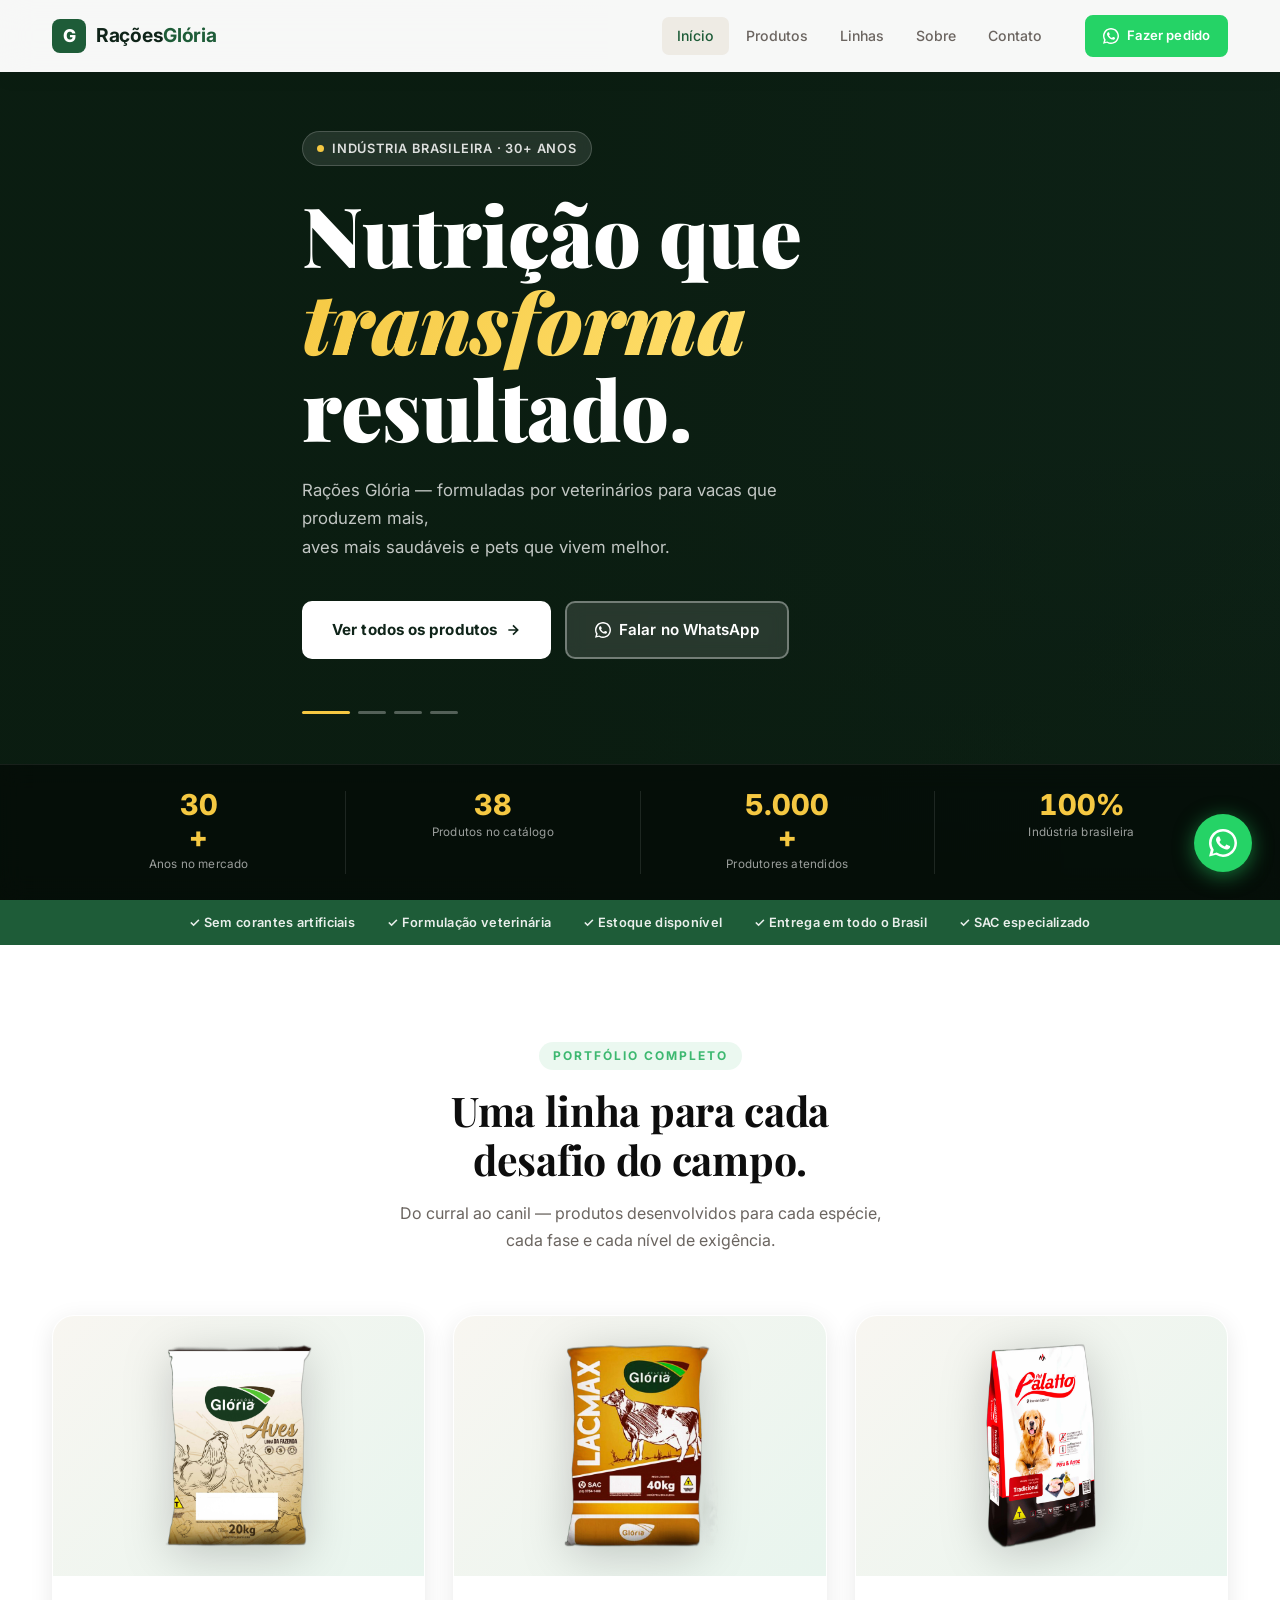
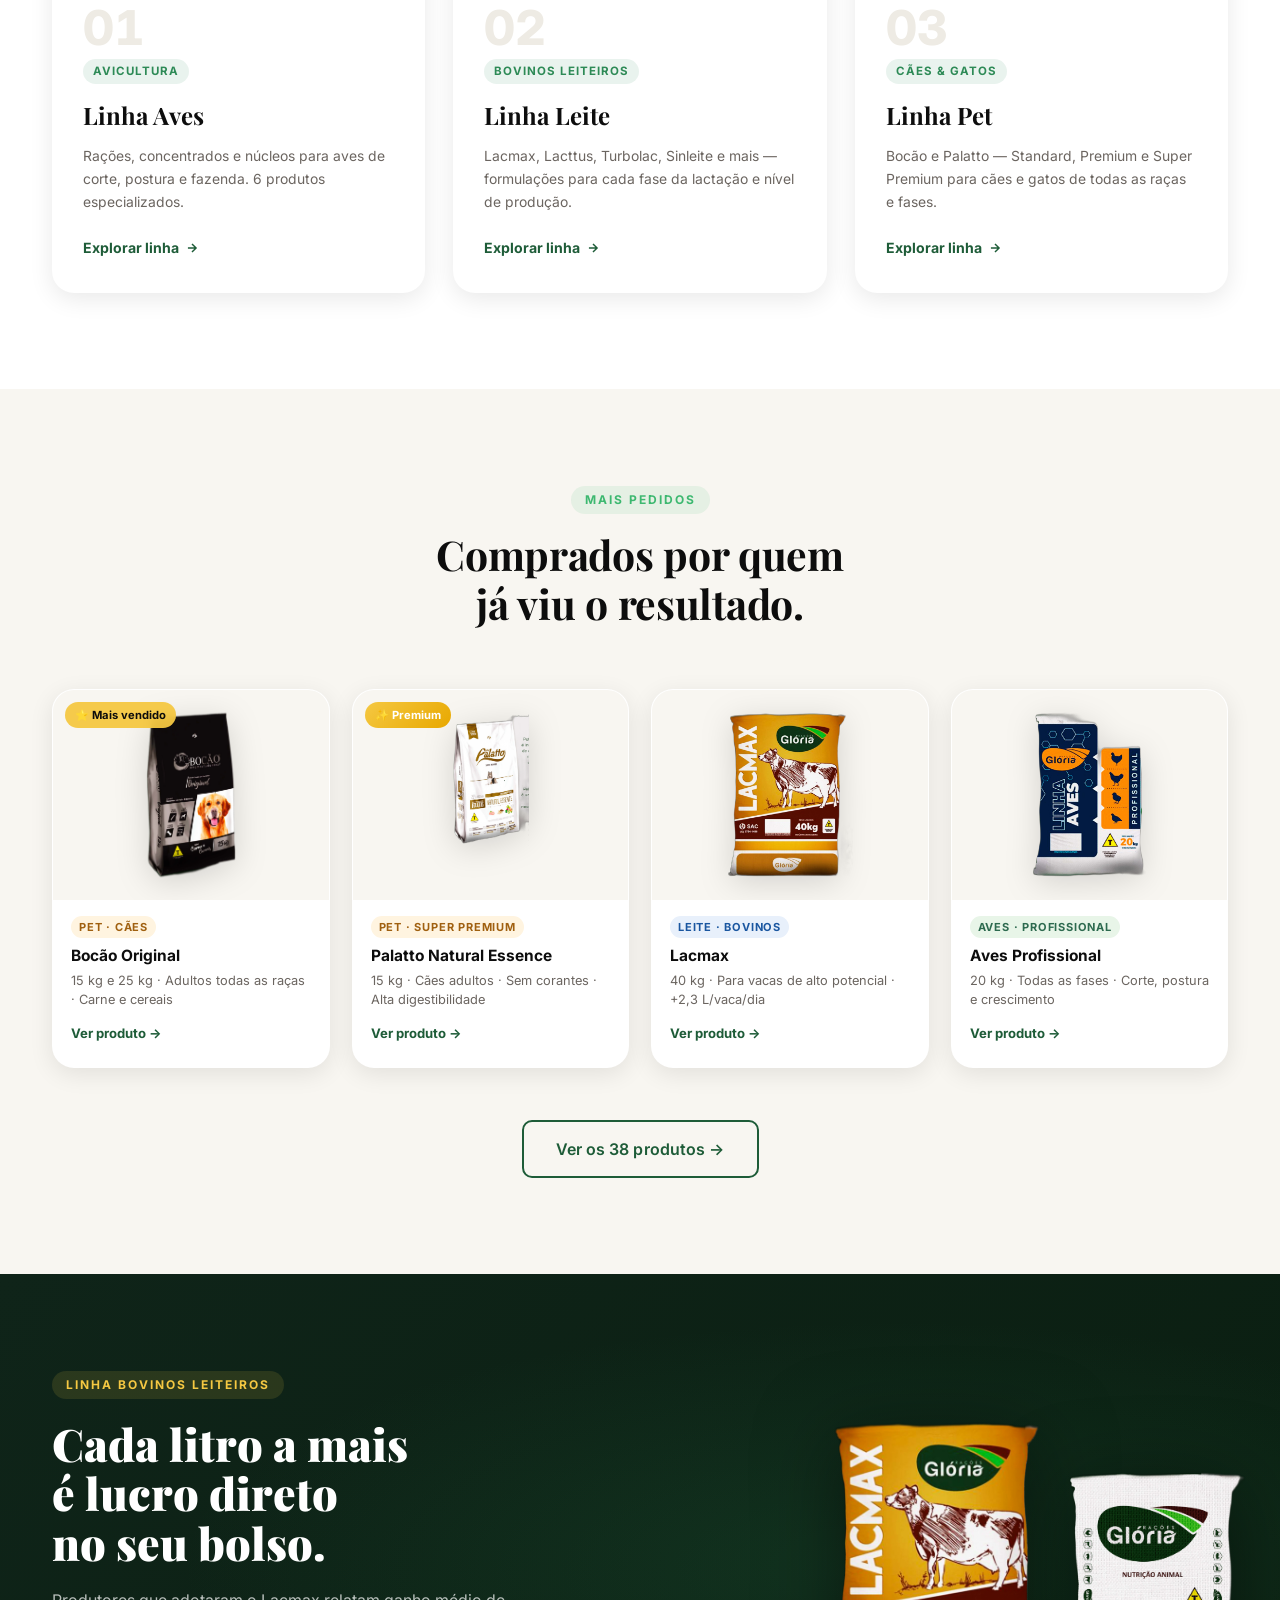
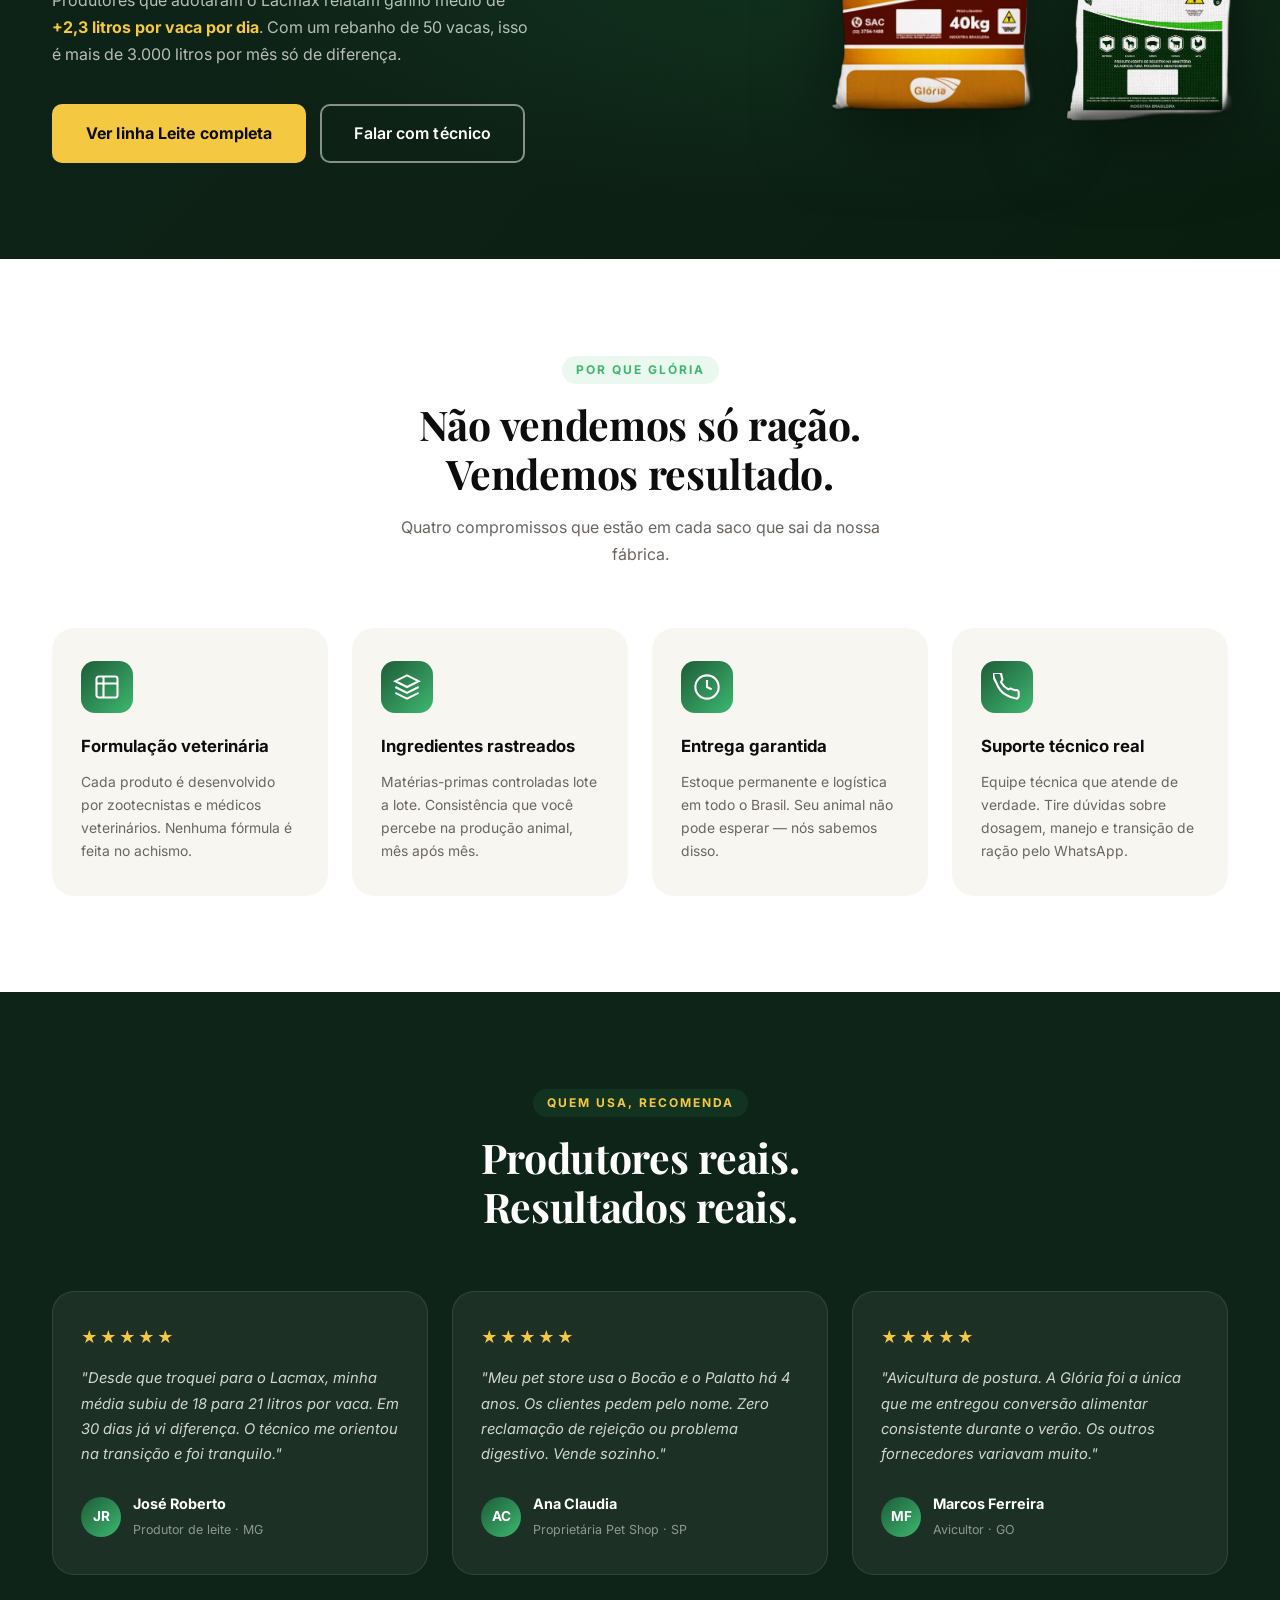
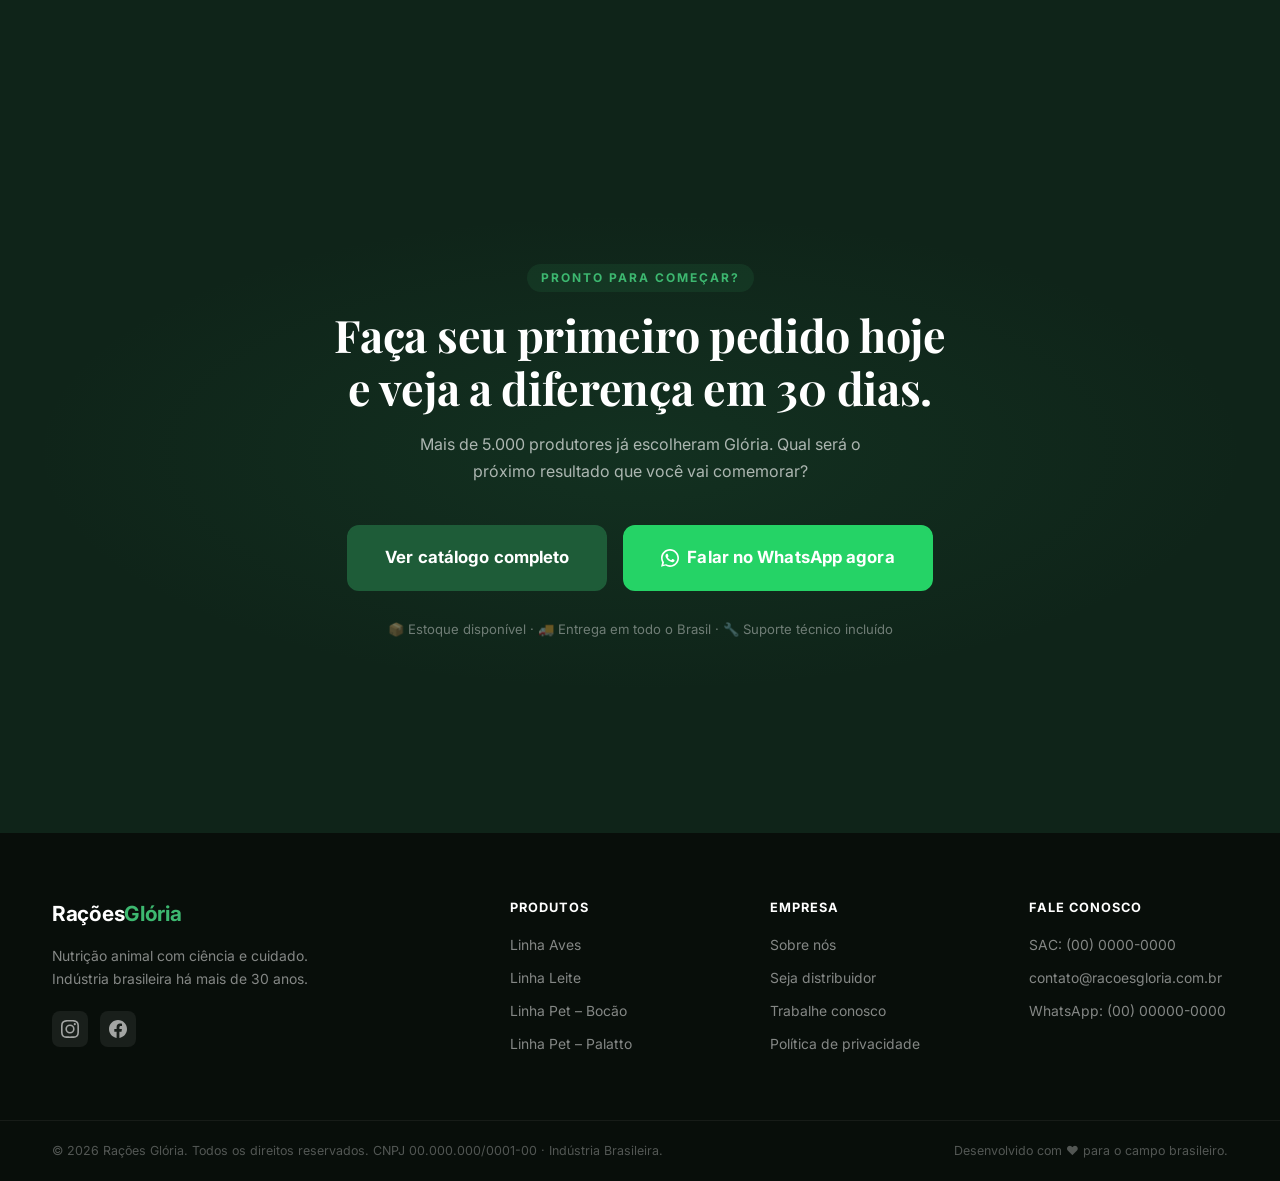
<file: index.html>
<!DOCTYPE html>
<html lang="pt-BR">
<head>
  <meta charset="UTF-8" />
  <meta name="viewport" content="width=device-width, initial-scale=1.0" />

  <!-- ══ SEO primário ══════════════════════════════════════════════════════ -->
  <title>Rações Glória | Nutrição Animal Premium – Aves, Bovinos e Pet</title>
  <meta name="description" content="Rações Glória: nutrição animal desenvolvida por veterinários. Linha Aves, Leite e Pet (Bocão e Palatto). Mais produção, mais saúde, mais resultado. Peça agora." />
  <meta name="keywords" content="rações, ração animal, ração bovinos, ração aves, ração pet, Bocão, Palatto, Lacmax, nutrição animal, ração para vacas leiteiras" />
  <meta name="robots" content="index, follow" />
  <link rel="canonical" href="https://racoesgloria.com.br/" />

  <!-- ══ Open Graph ════════════════════════════════════════════════════════ -->
  <meta property="og:type" content="website" />
  <meta property="og:title" content="Rações Glória – Nutrição animal que entrega resultado" />
  <meta property="og:description" content="Do campo ao pet. Formulações desenvolvidas por especialistas para máximo desempenho animal. Peça pelo WhatsApp." />
  <meta property="og:url" content="https://racoesgloria.com.br/" />
  <meta property="og:locale" content="pt_BR" />

  <!-- ══ Schema.org ════════════════════════════════════════════════════════ -->
  <script type="application/ld+json">
  {
    "@context": "https://schema.org",
    "@type": "Organization",
    "name": "Rações Glória",
    "url": "https://racoesgloria.com.br",
    "description": "Fabricante de rações para aves, bovinos leiteiros e pets.",
    "contactPoint": {"@type":"ContactPoint","contactType":"sales","availableLanguage":"Portuguese"}
  }
  </script>

  <!-- ══ Fonts ═════════════════════════════════════════════════════════════ -->
  <link rel="preconnect" href="https://fonts.googleapis.com" />
  <link rel="preconnect" href="https://fonts.gstatic.com" crossorigin />
  <link href="https://fonts.googleapis.com/css2?family=Playfair+Display:wght@700;900&family=Inter:wght@400;500;600;700;800&display=swap" rel="stylesheet" />

  <link rel="stylesheet" href="assets/css/style.css" />
</head>
<body>

  <!-- ══ FLOATING WHATSAPP ════════════════════════════════════════════════ -->
  <a href="https://wa.me/5500000000000?text=Olá! Vi o site e quero saber mais sobre os produtos Rações Glória." class="wa-float" target="_blank" aria-label="Falar no WhatsApp">
    <svg viewBox="0 0 24 24" fill="currentColor"><path d="M17.472 14.382c-.297-.149-1.758-.867-2.03-.967-.273-.099-.471-.148-.67.15-.197.297-.767.966-.94 1.164-.173.199-.347.223-.644.075-.297-.15-1.255-.463-2.39-1.475-.883-.788-1.48-1.761-1.653-2.059-.173-.297-.018-.458.13-.606.134-.133.298-.347.446-.52.149-.174.198-.298.298-.497.099-.198.05-.371-.025-.52-.075-.149-.669-1.612-.916-2.207-.242-.579-.487-.5-.669-.51-.173-.008-.371-.01-.57-.01-.198 0-.52.074-.792.372-.272.297-1.04 1.016-1.04 2.479 0 1.462 1.065 2.875 1.213 3.074.149.198 2.096 3.2 5.077 4.487.709.306 1.262.489 1.694.625.712.227 1.36.195 1.871.118.571-.085 1.758-.719 2.006-1.413.248-.694.248-1.289.173-1.413-.074-.124-.272-.198-.57-.347z"/><path d="M12 0C5.373 0 0 5.373 0 12c0 2.125.558 4.121 1.529 5.845L.057 23.571l5.882-1.494A11.95 11.95 0 0012 24c6.627 0 12-5.373 12-12S18.627 0 12 0zm0 21.818a9.818 9.818 0 01-5.006-1.37l-.36-.214-3.49.886.926-3.388-.233-.373A9.818 9.818 0 0112 2.182c5.427 0 9.818 4.391 9.818 9.818s-4.391 9.818-9.818 9.818z"/></svg>
  </a>

  <!-- ══ HEADER ═══════════════════════════════════════════════════════════ -->
  <header class="header" id="header">
    <div class="container header__inner">
      <a href="index.html" class="logo">
        <span class="logo-mark">G</span>
        <span class="logo-text">Rações<strong>Glória</strong></span>
      </a>
      <nav class="nav" id="nav">
        <a href="index.html" class="nav__link nav__link--active">Início</a>
        <a href="produtos.html" class="nav__link">Produtos</a>
        <a href="#linhas" class="nav__link">Linhas</a>
        <a href="#sobre" class="nav__link">Sobre</a>
        <a href="#contato" class="nav__link">Contato</a>
      </nav>
      <div class="header__cta">
        <a href="https://wa.me/5500000000000" class="btn btn--whatsapp btn--sm" target="_blank">
          <svg width="16" height="16" viewBox="0 0 24 24" fill="currentColor"><path d="M17.472 14.382c-.297-.149-1.758-.867-2.03-.967-.273-.099-.471-.148-.67.15-.197.297-.767.966-.94 1.164-.173.199-.347.223-.644.075-.297-.15-1.255-.463-2.39-1.475-.883-.788-1.48-1.761-1.653-2.059-.173-.297-.018-.458.13-.606.134-.133.298-.347.446-.52.149-.174.198-.298.298-.497.099-.198.05-.371-.025-.52-.075-.149-.669-1.612-.916-2.207-.242-.579-.487-.5-.669-.51-.173-.008-.371-.01-.57-.01-.198 0-.52.074-.792.372-.272.297-1.04 1.016-1.04 2.479 0 1.462 1.065 2.875 1.213 3.074.149.198 2.096 3.2 5.077 4.487.709.306 1.262.489 1.694.625.712.227 1.36.195 1.871.118.571-.085 1.758-.719 2.006-1.413.248-.694.248-1.289.173-1.413-.074-.124-.272-.198-.57-.347z"/><path d="M12 0C5.373 0 0 5.373 0 12c0 2.125.558 4.121 1.529 5.845L.057 23.571l5.882-1.494A11.95 11.95 0 0012 24c6.627 0 12-5.373 12-12S18.627 0 12 0zm0 21.818a9.818 9.818 0 01-5.006-1.37l-.36-.214-3.49.886.926-3.388-.233-.373A9.818 9.818 0 0112 2.182c5.427 0 9.818 4.391 9.818 9.818s-4.391 9.818-9.818 9.818z"/></svg>
          Fazer pedido
        </a>
      </div>
      <button class="hamburger" id="hamburger" aria-label="Menu" aria-expanded="false">
        <span></span><span></span><span></span>
      </button>
    </div>
  </header>

  <!-- ══ HERO – vídeo em loop ══════════════════════════════════════════════ -->
  <section class="hero" id="hero">

    <!-- Vídeos em crossfade -->
    <div class="hero__videos">
      <video class="hero__video hero__video--active" autoplay muted loop playsinline preload="auto">
        <source src="https://videos.pexels.com/video-files/3530245/3530245-hd_1280_720_25fps.mp4" type="video/mp4" />
      </video>
      <video class="hero__video" autoplay muted loop playsinline preload="none">
        <source src="https://videos.pexels.com/video-files/3012515/3012515-hd_1280_720_30fps.mp4" type="video/mp4" />
      </video>
      <video class="hero__video" autoplay muted loop playsinline preload="none">
        <source src="https://videos.pexels.com/video-files/4066782/4066782-hd_1920_1080_30fps.mp4" type="video/mp4" />
      </video>
      <video class="hero__video" autoplay muted loop playsinline preload="none">
        <source src="https://videos.pexels.com/video-files/13696505/13696505-hd_1280_720_30fps.mp4" type="video/mp4" />
      </video>
    </div>

    <!-- Overlay gradiente -->
    <div class="hero__overlay"></div>

    <!-- Conteúdo -->
    <div class="container hero__content">
      <div class="hero__label reveal">
        <span class="hero__dot"></span> Indústria brasileira · 30+ anos
      </div>
      <h1 class="hero__title reveal reveal--delay-1">
        Nutrição que<br><em class="hero__em">transforma</em><br>resultado.
      </h1>
      <p class="hero__sub reveal reveal--delay-2">
        Rações Glória — formuladas por veterinários para vacas que produzem mais,<br class="d-none-sm"> aves mais saudáveis e pets que vivem melhor.
      </p>
      <div class="hero__actions reveal reveal--delay-3">
        <a href="produtos.html" class="btn btn--hero-primary">
          Ver todos os produtos
          <svg width="16" height="16" viewBox="0 0 24 24" fill="none" stroke="currentColor" stroke-width="2.5"><path d="M5 12h14M12 5l7 7-7 7"/></svg>
        </a>
        <a href="https://wa.me/5500000000000" class="btn btn--hero-ghost" target="_blank">
          <svg width="16" height="16" viewBox="0 0 24 24" fill="currentColor"><path d="M17.472 14.382c-.297-.149-1.758-.867-2.03-.967-.273-.099-.471-.148-.67.15-.197.297-.767.966-.94 1.164-.173.199-.347.223-.644.075-.297-.15-1.255-.463-2.39-1.475-.883-.788-1.48-1.761-1.653-2.059-.173-.297-.018-.458.13-.606.134-.133.298-.347.446-.52.149-.174.198-.298.298-.497.099-.198.05-.371-.025-.52-.075-.149-.669-1.612-.916-2.207-.242-.579-.487-.5-.669-.51-.173-.008-.371-.01-.57-.01-.198 0-.52.074-.792.372-.272.297-1.04 1.016-1.04 2.479 0 1.462 1.065 2.875 1.213 3.074.149.198 2.096 3.2 5.077 4.487.709.306 1.262.489 1.694.625.712.227 1.36.195 1.871.118.571-.085 1.758-.719 2.006-1.413.248-.694.248-1.289.173-1.413-.074-.124-.272-.198-.57-.347z"/><path d="M12 0C5.373 0 0 5.373 0 12c0 2.125.558 4.121 1.529 5.845L.057 23.571l5.882-1.494A11.95 11.95 0 0012 24c6.627 0 12-5.373 12-12S18.627 0 12 0zm0 21.818a9.818 9.818 0 01-5.006-1.37l-.36-.214-3.49.886.926-3.388-.233-.373A9.818 9.818 0 0112 2.182c5.427 0 9.818 4.391 9.818 9.818s-4.391 9.818-9.818 9.818z"/></svg>
          Falar no WhatsApp
        </a>
      </div>

      <!-- Dots de navegação do vídeo -->
      <div class="hero__dots" id="heroDots">
        <button class="hero__dot-btn hero__dot-btn--active" data-index="0"></button>
        <button class="hero__dot-btn" data-index="1"></button>
        <button class="hero__dot-btn" data-index="2"></button>
        <button class="hero__dot-btn" data-index="3"></button>
      </div>
    </div>

    <!-- Estatísticas na base do hero -->
    <div class="hero__stats">
      <div class="container hero__stats-inner">
        <div class="stat reveal">
          <span class="stat__num" data-count="30">0</span><span class="stat__num">+</span>
          <span class="stat__label">Anos no mercado</span>
        </div>
        <div class="stat reveal reveal--delay-1">
          <span class="stat__num" data-count="38">0</span>
          <span class="stat__label">Produtos no catálogo</span>
        </div>
        <div class="stat reveal reveal--delay-2">
          <span class="stat__num" data-count="5000">0</span><span class="stat__num">+</span>
          <span class="stat__label">Produtores atendidos</span>
        </div>
        <div class="stat reveal reveal--delay-3">
          <span class="stat__num">100%</span>
          <span class="stat__label">Indústria brasileira</span>
        </div>
      </div>
    </div>
  </section>

  <!-- ══ PROOF BAR ═════════════════════════════════════════════════════════ -->
  <div class="proof-bar">
    <div class="container proof-bar__inner">
      <span>✓ Sem corantes artificiais</span>
      <span>✓ Formulação veterinária</span>
      <span>✓ Estoque disponível</span>
      <span>✓ Entrega em todo o Brasil</span>
      <span>✓ SAC especializado</span>
    </div>
  </div>

  <!-- ══ LINHAS ════════════════════════════════════════════════════════════ -->
  <section class="section" id="linhas">
    <div class="container">
      <div class="section__header reveal">
        <p class="section__eyebrow">Portfólio completo</p>
        <h2 class="section__title">Uma linha para cada<br>desafio do campo.</h2>
        <p class="section__sub">Do curral ao canil — produtos desenvolvidos para cada espécie, cada fase e cada nível de exigência.</p>
      </div>

      <div class="linhas-grid">

        <a href="produtos.html?linha=aves" class="linha-card reveal">
          <div class="linha-card__img">
            <img src="assets/img/aves_da_fazenda.png" alt="Linha Aves Glória" loading="lazy" />
          </div>
          <div class="linha-card__body">
            <span class="linha-card__num">01</span>
            <span class="linha-card__tag">Avicultura</span>
            <h3 class="linha-card__title">Linha Aves</h3>
            <p class="linha-card__text">Rações, concentrados e núcleos para aves de corte, postura e fazenda. 6 produtos especializados.</p>
            <span class="linha-card__cta">
              Explorar linha
              <svg width="14" height="14" viewBox="0 0 24 24" fill="none" stroke="currentColor" stroke-width="2.5"><path d="M5 12h14M12 5l7 7-7 7"/></svg>
            </span>
          </div>
        </a>

        <a href="produtos.html?linha=leite" class="linha-card reveal reveal--delay-1">
          <div class="linha-card__img">
            <img src="assets/img/lacmax.png" alt="Linha Leite Glória" loading="lazy" />
          </div>
          <div class="linha-card__body">
            <span class="linha-card__num">02</span>
            <span class="linha-card__tag">Bovinos leiteiros</span>
            <h3 class="linha-card__title">Linha Leite</h3>
            <p class="linha-card__text">Lacmax, Lacttus, Turbolac, Sinleite e mais — formulações para cada fase da lactação e nível de produção.</p>
            <span class="linha-card__cta">
              Explorar linha
              <svg width="14" height="14" viewBox="0 0 24 24" fill="none" stroke="currentColor" stroke-width="2.5"><path d="M5 12h14M12 5l7 7-7 7"/></svg>
            </span>
          </div>
        </a>

        <a href="produtos.html?linha=pet" class="linha-card reveal reveal--delay-2">
          <div class="linha-card__img">
            <img src="assets/img/palatto_tradicional.png" alt="Linha Pet Glória" loading="lazy" />
          </div>
          <div class="linha-card__body">
            <span class="linha-card__num">03</span>
            <span class="linha-card__tag">Cães &amp; Gatos</span>
            <h3 class="linha-card__title">Linha Pet</h3>
            <p class="linha-card__text">Bocão e Palatto — Standard, Premium e Super Premium para cães e gatos de todas as raças e fases.</p>
            <span class="linha-card__cta">
              Explorar linha
              <svg width="14" height="14" viewBox="0 0 24 24" fill="none" stroke="currentColor" stroke-width="2.5"><path d="M5 12h14M12 5l7 7-7 7"/></svg>
            </span>
          </div>
        </a>

      </div>
    </div>
  </section>

  <!-- ══ PRODUTOS DESTAQUE ═════════════════════════════════════════════════ -->
  <section class="section section--gray" id="destaques">
    <div class="container">
      <div class="section__header reveal">
        <p class="section__eyebrow">Mais pedidos</p>
        <h2 class="section__title">Comprados por quem<br>já viu o resultado.</h2>
      </div>
      <div class="featured-grid">

        <a href="produtos.html?linha=pet" class="feat-card reveal">
          <div class="feat-card__badge">⭐ Mais vendido</div>
          <div class="feat-card__img">
            <img src="assets/img/bocao_original.png" alt="Bocão Original 15kg e 25kg" loading="lazy" />
          </div>
          <div class="feat-card__body">
            <span class="feat-card__line pet">Pet · Cães</span>
            <h4 class="feat-card__name">Bocão Original</h4>
            <p class="feat-card__desc">15 kg e 25 kg · Adultos todas as raças · Carne e cereais</p>
            <span class="feat-card__cta">Ver produto →</span>
          </div>
        </a>

        <a href="produtos.html?linha=pet" class="feat-card reveal reveal--delay-1">
          <div class="feat-card__badge feat-card__badge--gold">✨ Premium</div>
          <div class="feat-card__img">
            <img src="assets/img/palatto_super_premium_adultos.png" alt="Palatto Natural Essence" loading="lazy" />
          </div>
          <div class="feat-card__body">
            <span class="feat-card__line pet">Pet · Super Premium</span>
            <h4 class="feat-card__name">Palatto Natural Essence</h4>
            <p class="feat-card__desc">15 kg · Cães adultos · Sem corantes · Alta digestibilidade</p>
            <span class="feat-card__cta">Ver produto →</span>
          </div>
        </a>

        <a href="produtos.html?linha=leite" class="feat-card reveal reveal--delay-2">
          <div class="feat-card__img">
            <img src="assets/img/lacmax.png" alt="Lacmax 40kg Bovinos Leiteiros" loading="lazy" />
          </div>
          <div class="feat-card__body">
            <span class="feat-card__line leite">Leite · Bovinos</span>
            <h4 class="feat-card__name">Lacmax</h4>
            <p class="feat-card__desc">40 kg · Para vacas de alto potencial · +2,3 L/vaca/dia</p>
            <span class="feat-card__cta">Ver produto →</span>
          </div>
        </a>

        <a href="produtos.html?linha=aves" class="feat-card reveal reveal--delay-3">
          <div class="feat-card__img">
            <img src="assets/img/linha_aves_profissional.png" alt="Linha Aves Profissional" loading="lazy" />
          </div>
          <div class="feat-card__body">
            <span class="feat-card__line aves">Aves · Profissional</span>
            <h4 class="feat-card__name">Aves Profissional</h4>
            <p class="feat-card__desc">20 kg · Todas as fases · Corte, postura e crescimento</p>
            <span class="feat-card__cta">Ver produto →</span>
          </div>
        </a>

      </div>
      <div class="section__footer reveal">
        <a href="produtos.html" class="btn btn--outline btn--lg">Ver os 38 produtos →</a>
      </div>
    </div>
  </section>

  <!-- ══ CTA VACAS ═════════════════════════════════════════════════════════ -->
  <section class="cta-mid reveal-none" id="ctaVacas">
    <div class="cta-mid__bg"></div>
    <div class="container cta-mid__inner">
      <div class="cta-mid__content">
        <span class="cta-mid__eyebrow">Linha Bovinos Leiteiros</span>
        <h2 class="cta-mid__title">
          Cada litro a mais<br>é lucro direto<br>no seu bolso.
        </h2>
        <p class="cta-mid__sub">Produtores que adotaram o Lacmax relatam ganho médio de <strong>+2,3 litros por vaca por dia</strong>. Com um rebanho de 50 vacas, isso é mais de 3.000 litros por mês só de diferença.</p>
        <div class="cta-mid__actions">
          <a href="produtos.html?linha=leite" class="btn btn--yellow btn--lg">Ver linha Leite completa</a>
          <a href="https://wa.me/5500000000000?text=Quero saber mais sobre a linha Leite e o Lacmax" class="btn btn--outline-white btn--lg" target="_blank">Falar com técnico</a>
        </div>
      </div>
      <div class="cta-mid__products">
        <img src="assets/img/lacmax_torneio_leiteiro.png" alt="Lacmax Torneio Leiteiro" class="cta-mid__prod cta-mid__prod--1" loading="lazy" />
        <img src="assets/img/turbolac_rotacionada_18.png" alt="Turbolac Rotacionada" class="cta-mid__prod cta-mid__prod--2" loading="lazy" />
      </div>
    </div>
  </section>

  <!-- ══ POR QUE GLÓRIA ════════════════════════════════════════════════════ -->
  <section class="section" id="sobre">
    <div class="container">
      <div class="section__header reveal">
        <p class="section__eyebrow">Por que Glória</p>
        <h2 class="section__title">Não vendemos só ração.<br>Vendemos resultado.</h2>
        <p class="section__sub">Quatro compromissos que estão em cada saco que sai da nossa fábrica.</p>
      </div>
      <div class="pillars-grid">
        <div class="pillar reveal">
          <div class="pillar__icon-wrap">
            <svg width="28" height="28" viewBox="0 0 24 24" fill="none" stroke="currentColor" stroke-width="1.8"><path d="M9 3H5a2 2 0 00-2 2v4m6-6h10a2 2 0 012 2v4M9 3v18m0 0h10a2 2 0 002-2V9M9 21H5a2 2 0 01-2-2V9m0 0h18"/></svg>
          </div>
          <h4 class="pillar__title">Formulação veterinária</h4>
          <p class="pillar__text">Cada produto é desenvolvido por zootecnistas e médicos veterinários. Nenhuma fórmula é feita no achismo.</p>
        </div>
        <div class="pillar reveal reveal--delay-1">
          <div class="pillar__icon-wrap">
            <svg width="28" height="28" viewBox="0 0 24 24" fill="none" stroke="currentColor" stroke-width="1.8"><path d="M12 2L2 7l10 5 10-5-10-5zM2 17l10 5 10-5M2 12l10 5 10-5"/></svg>
          </div>
          <h4 class="pillar__title">Ingredientes rastreados</h4>
          <p class="pillar__text">Matérias-primas controladas lote a lote. Consistência que você percebe na produção animal, mês após mês.</p>
        </div>
        <div class="pillar reveal reveal--delay-2">
          <div class="pillar__icon-wrap">
            <svg width="28" height="28" viewBox="0 0 24 24" fill="none" stroke="currentColor" stroke-width="1.8"><circle cx="12" cy="12" r="10"/><path d="M12 6v6l4 2"/></svg>
          </div>
          <h4 class="pillar__title">Entrega garantida</h4>
          <p class="pillar__text">Estoque permanente e logística em todo o Brasil. Seu animal não pode esperar — nós sabemos disso.</p>
        </div>
        <div class="pillar reveal reveal--delay-3">
          <div class="pillar__icon-wrap">
            <svg width="28" height="28" viewBox="0 0 24 24" fill="none" stroke="currentColor" stroke-width="1.8"><path d="M22 16.92v3a2 2 0 01-2.18 2 19.79 19.79 0 01-8.63-3.07A19.5 19.5 0 013.07 8.81a19.79 19.79 0 01-3.07-8.7A2 2 0 012.18 0h3a2 2 0 012 1.72c.127.96.361 1.903.7 2.81a2 2 0 01-.45 2.11L6.91 7.91a16 16 0 006.18 6.18l1.27-.52a2 2 0 012.11.45c.907.339 1.85.573 2.81.7A2 2 0 0122 16.92z"/></svg>
          </div>
          <h4 class="pillar__title">Suporte técnico real</h4>
          <p class="pillar__text">Equipe técnica que atende de verdade. Tire dúvidas sobre dosagem, manejo e transição de ração pelo WhatsApp.</p>
        </div>
      </div>
    </div>
  </section>

  <!-- ══ DEPOIMENTOS ══════════════════════════════════════════════════════ -->
  <section class="section section--dark" id="depoimentos">
    <div class="container">
      <div class="section__header reveal">
        <p class="section__eyebrow" style="color:var(--yellow)">Quem usa, recomenda</p>
        <h2 class="section__title" style="color:#fff">Produtores reais.<br>Resultados reais.</h2>
      </div>
      <div class="testimonials-grid">
        <div class="testimonial reveal">
          <div class="testimonial__stars">★★★★★</div>
          <p class="testimonial__text">"Desde que troquei para o Lacmax, minha média subiu de 18 para 21 litros por vaca. Em 30 dias já vi diferença. O técnico me orientou na transição e foi tranquilo."</p>
          <div class="testimonial__author">
            <div class="testimonial__avatar">JR</div>
            <div>
              <strong>José Roberto</strong>
              <span>Produtor de leite · MG</span>
            </div>
          </div>
        </div>
        <div class="testimonial reveal reveal--delay-1">
          <div class="testimonial__stars">★★★★★</div>
          <p class="testimonial__text">"Meu pet store usa o Bocão e o Palatto há 4 anos. Os clientes pedem pelo nome. Zero reclamação de rejeição ou problema digestivo. Vende sozinho."</p>
          <div class="testimonial__author">
            <div class="testimonial__avatar">AC</div>
            <div>
              <strong>Ana Claudia</strong>
              <span>Proprietária Pet Shop · SP</span>
            </div>
          </div>
        </div>
        <div class="testimonial reveal reveal--delay-2">
          <div class="testimonial__stars">★★★★★</div>
          <p class="testimonial__text">"Avicultura de postura. A Glória foi a única que me entregou conversão alimentar consistente durante o verão. Os outros fornecedores variavam muito."</p>
          <div class="testimonial__author">
            <div class="testimonial__avatar">MF</div>
            <div>
              <strong>Marcos Ferreira</strong>
              <span>Avicultor · GO</span>
            </div>
          </div>
        </div>
      </div>
    </div>
  </section>

  <!-- ══ CTA FINAL ═════════════════════════════════════════════════════════ -->
  <section class="section section--cta-final" id="contato">
    <div class="container cta-final reveal">
      <div class="cta-final__text">
        <p class="section__eyebrow">Pronto para começar?</p>
        <h2 class="cta-final__title">Faça seu primeiro pedido hoje<br>e veja a diferença em 30 dias.</h2>
        <p class="cta-final__sub">Mais de 5.000 produtores já escolheram Glória. Qual será o próximo resultado que você vai comemorar?</p>
      </div>
      <div class="cta-final__actions">
        <a href="produtos.html" class="btn btn--primary btn--xl">Ver catálogo completo</a>
        <a href="https://wa.me/5500000000000?text=Olá! Quero fazer meu primeiro pedido de Rações Glória." class="btn btn--whatsapp btn--xl" target="_blank">
          <svg width="18" height="18" viewBox="0 0 24 24" fill="currentColor"><path d="M17.472 14.382c-.297-.149-1.758-.867-2.03-.967-.273-.099-.471-.148-.67.15-.197.297-.767.966-.94 1.164-.173.199-.347.223-.644.075-.297-.15-1.255-.463-2.39-1.475-.883-.788-1.48-1.761-1.653-2.059-.173-.297-.018-.458.13-.606.134-.133.298-.347.446-.52.149-.174.198-.298.298-.497.099-.198.05-.371-.025-.52-.075-.149-.669-1.612-.916-2.207-.242-.579-.487-.5-.669-.51-.173-.008-.371-.01-.57-.01-.198 0-.52.074-.792.372-.272.297-1.04 1.016-1.04 2.479 0 1.462 1.065 2.875 1.213 3.074.149.198 2.096 3.2 5.077 4.487.709.306 1.262.489 1.694.625.712.227 1.36.195 1.871.118.571-.085 1.758-.719 2.006-1.413.248-.694.248-1.289.173-1.413-.074-.124-.272-.198-.57-.347z"/><path d="M12 0C5.373 0 0 5.373 0 12c0 2.125.558 4.121 1.529 5.845L.057 23.571l5.882-1.494A11.95 11.95 0 0012 24c6.627 0 12-5.373 12-12S18.627 0 12 0zm0 21.818a9.818 9.818 0 01-5.006-1.37l-.36-.214-3.49.886.926-3.388-.233-.373A9.818 9.818 0 0112 2.182c5.427 0 9.818 4.391 9.818 9.818s-4.391 9.818-9.818 9.818z"/></svg>
          Falar no WhatsApp agora
        </a>
      </div>
      <p class="cta-final__note">📦 Estoque disponível · 🚚 Entrega em todo o Brasil · 🔧 Suporte técnico incluído</p>
    </div>
  </section>

  <!-- ══ FOOTER ════════════════════════════════════════════════════════════ -->
  <footer class="footer">
    <div class="container footer__inner">
      <div class="footer__brand">
        <span class="footer__logo">Rações<strong>Glória</strong></span>
        <p>Nutrição animal com ciência e cuidado.<br>Indústria brasileira há mais de 30 anos.</p>
        <div class="footer__socials">
          <a href="#" aria-label="Instagram">
            <svg width="18" height="18" viewBox="0 0 24 24" fill="currentColor"><path d="M12 2.163c3.204 0 3.584.012 4.85.07 3.252.148 4.771 1.691 4.919 4.919.058 1.265.069 1.645.069 4.849 0 3.205-.012 3.584-.069 4.849-.149 3.225-1.664 4.771-4.919 4.919-1.266.058-1.644.07-4.85.07-3.204 0-3.584-.012-4.849-.07-3.26-.149-4.771-1.699-4.919-4.92-.058-1.265-.07-1.644-.07-4.849 0-3.204.013-3.583.07-4.849.149-3.227 1.664-4.771 4.919-4.919 1.266-.057 1.645-.069 4.849-.069zM12 0C8.741 0 8.333.014 7.053.072 2.695.272.273 2.69.073 7.052.014 8.333 0 8.741 0 12c0 3.259.014 3.668.072 4.948.2 4.358 2.618 6.78 6.98 6.98C8.333 23.986 8.741 24 12 24c3.259 0 3.668-.014 4.948-.072 4.354-.2 6.782-2.618 6.979-6.98.059-1.28.073-1.689.073-4.948 0-3.259-.014-3.667-.072-4.947-.196-4.354-2.617-6.78-6.979-6.98C15.668.014 15.259 0 12 0zm0 5.838a6.162 6.162 0 100 12.324 6.162 6.162 0 000-12.324zM12 16a4 4 0 110-8 4 4 0 010 8zm6.406-11.845a1.44 1.44 0 100 2.881 1.44 1.44 0 000-2.881z"/></svg>
          </a>
          <a href="#" aria-label="Facebook">
            <svg width="18" height="18" viewBox="0 0 24 24" fill="currentColor"><path d="M24 12.073c0-6.627-5.373-12-12-12s-12 5.373-12 12c0 5.99 4.388 10.954 10.125 11.854v-8.385H7.078v-3.47h3.047V9.43c0-3.007 1.792-4.669 4.533-4.669 1.312 0 2.686.235 2.686.235v2.953H15.83c-1.491 0-1.956.925-1.956 1.874v2.25h3.328l-.532 3.47h-2.796v8.385C19.612 23.027 24 18.062 24 12.073z"/></svg>
          </a>
        </div>
      </div>
      <div class="footer__col">
        <h5>Produtos</h5>
        <a href="produtos.html?linha=aves">Linha Aves</a>
        <a href="produtos.html?linha=leite">Linha Leite</a>
        <a href="produtos.html?linha=pet">Linha Pet – Bocão</a>
        <a href="produtos.html?linha=pet">Linha Pet – Palatto</a>
      </div>
      <div class="footer__col">
        <h5>Empresa</h5>
        <a href="#sobre">Sobre nós</a>
        <a href="#">Seja distribuidor</a>
        <a href="#">Trabalhe conosco</a>
        <a href="#">Política de privacidade</a>
      </div>
      <div class="footer__col">
        <h5>Fale conosco</h5>
        <a href="tel:+5500000000">SAC: (00) 0000-0000</a>
        <a href="mailto:contato@racoesgloria.com.br">contato@racoesgloria.com.br</a>
        <a href="https://wa.me/5500000000000" target="_blank">WhatsApp: (00) 00000-0000</a>
      </div>
    </div>
    <div class="footer__bottom">
      <div class="container footer__bottom-inner">
        <p>© 2026 Rações Glória. Todos os direitos reservados. CNPJ 00.000.000/0001-00 · Indústria Brasileira.</p>
        <p>Desenvolvido com ❤️ para o campo brasileiro.</p>
      </div>
    </div>
  </footer>

  <script src="assets/js/main.js"></script>
</body>
</html>
</file>
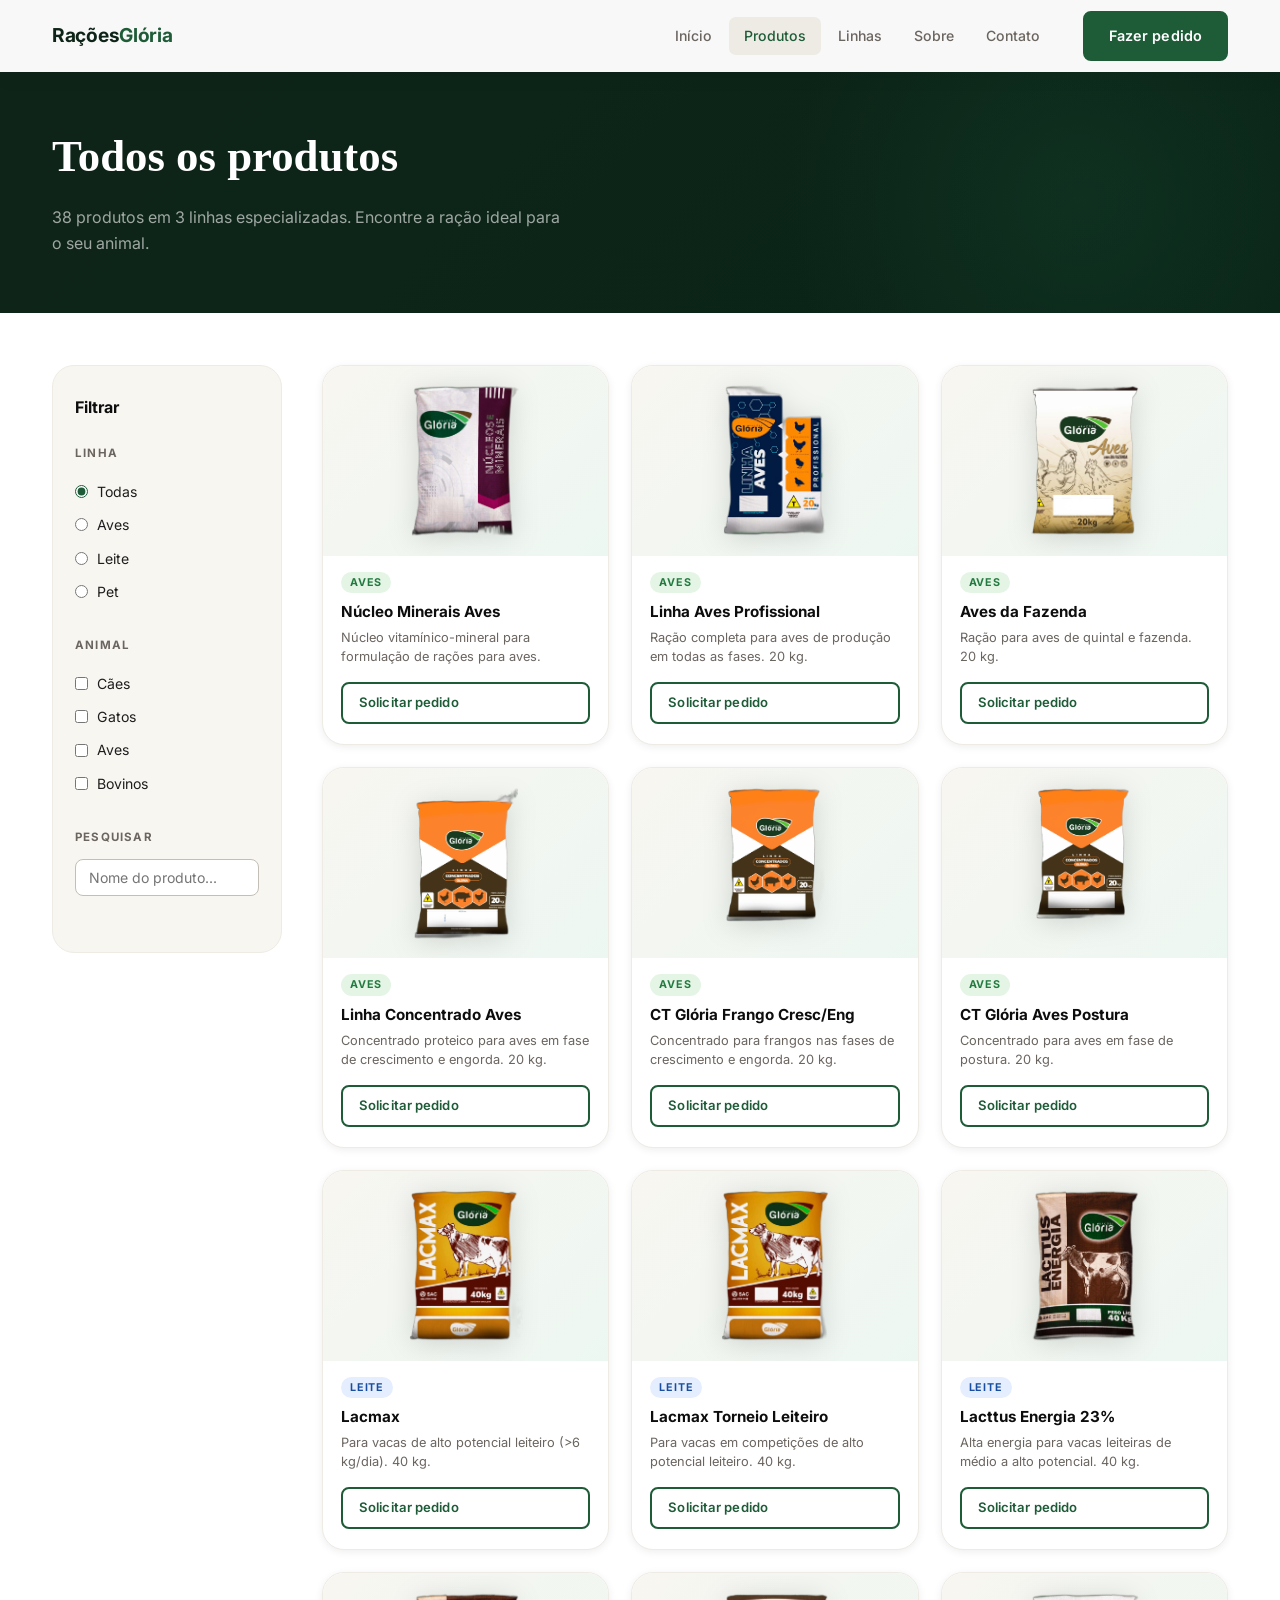
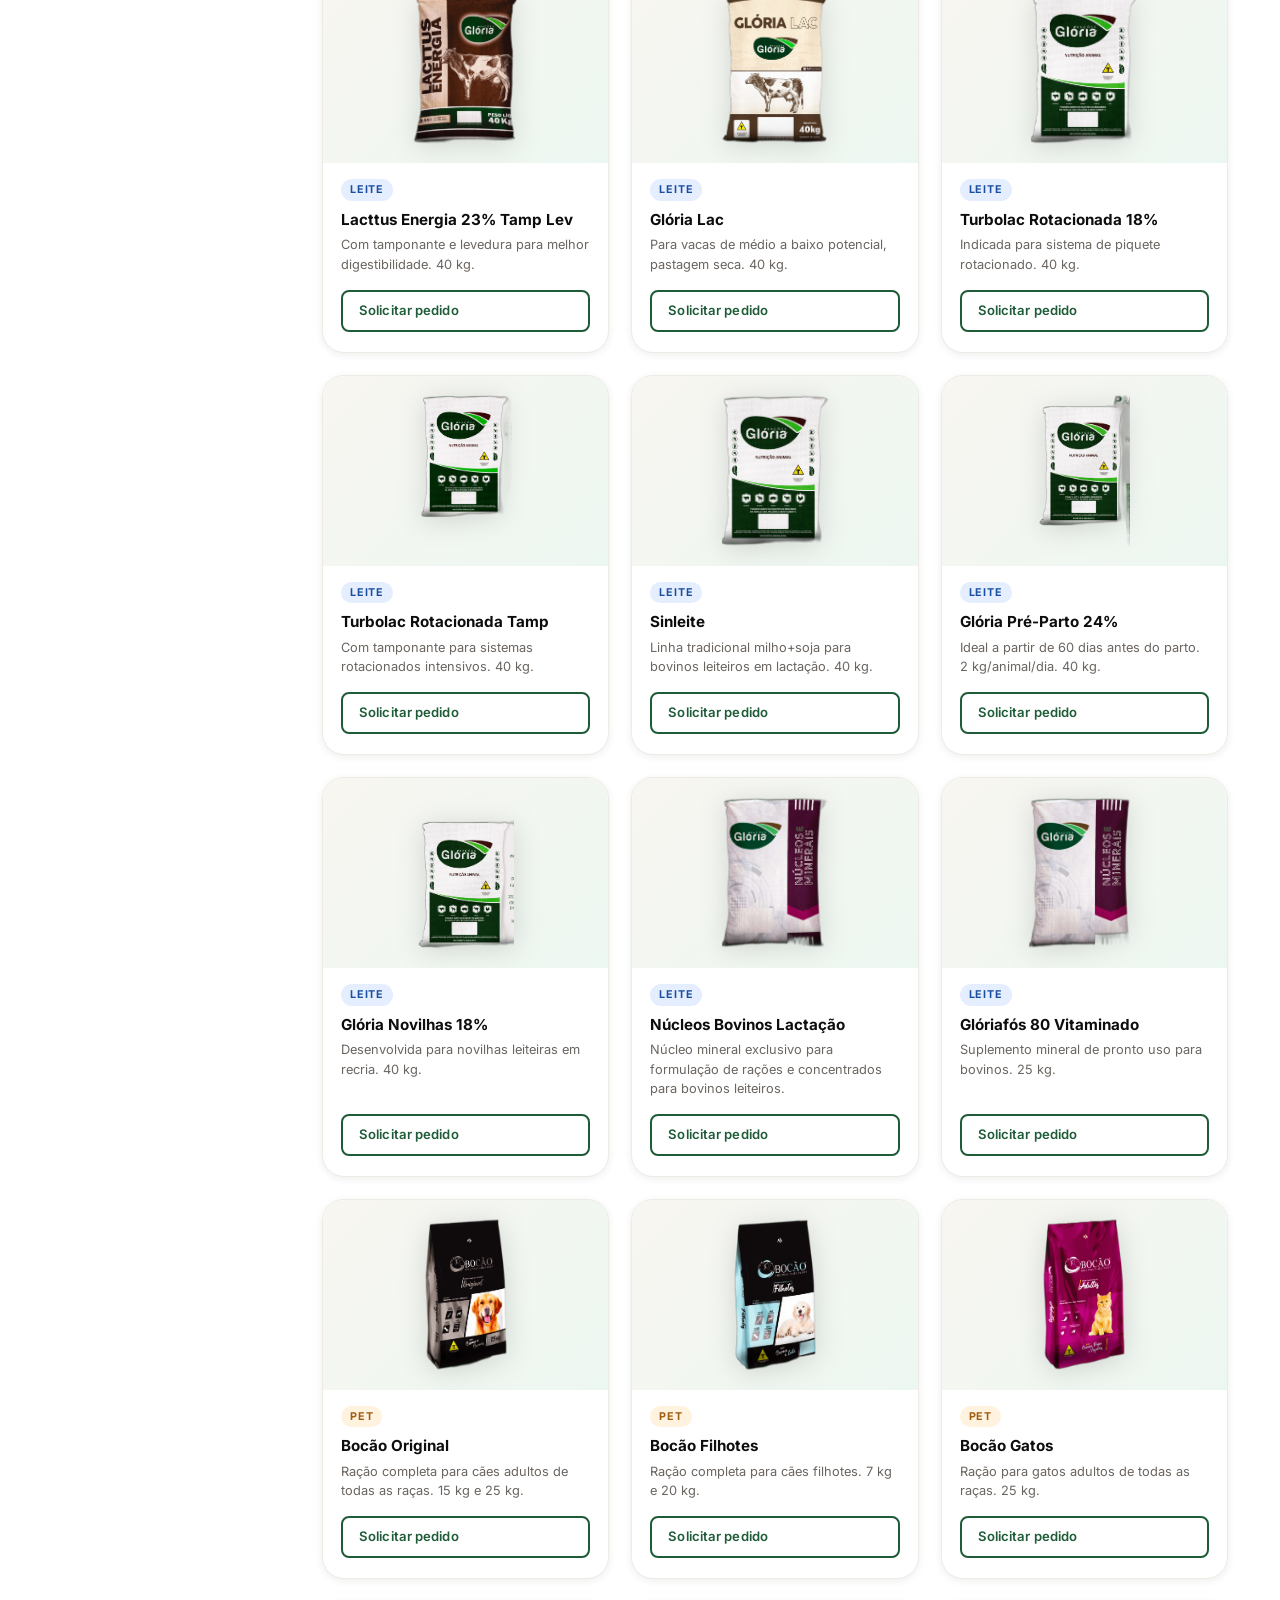
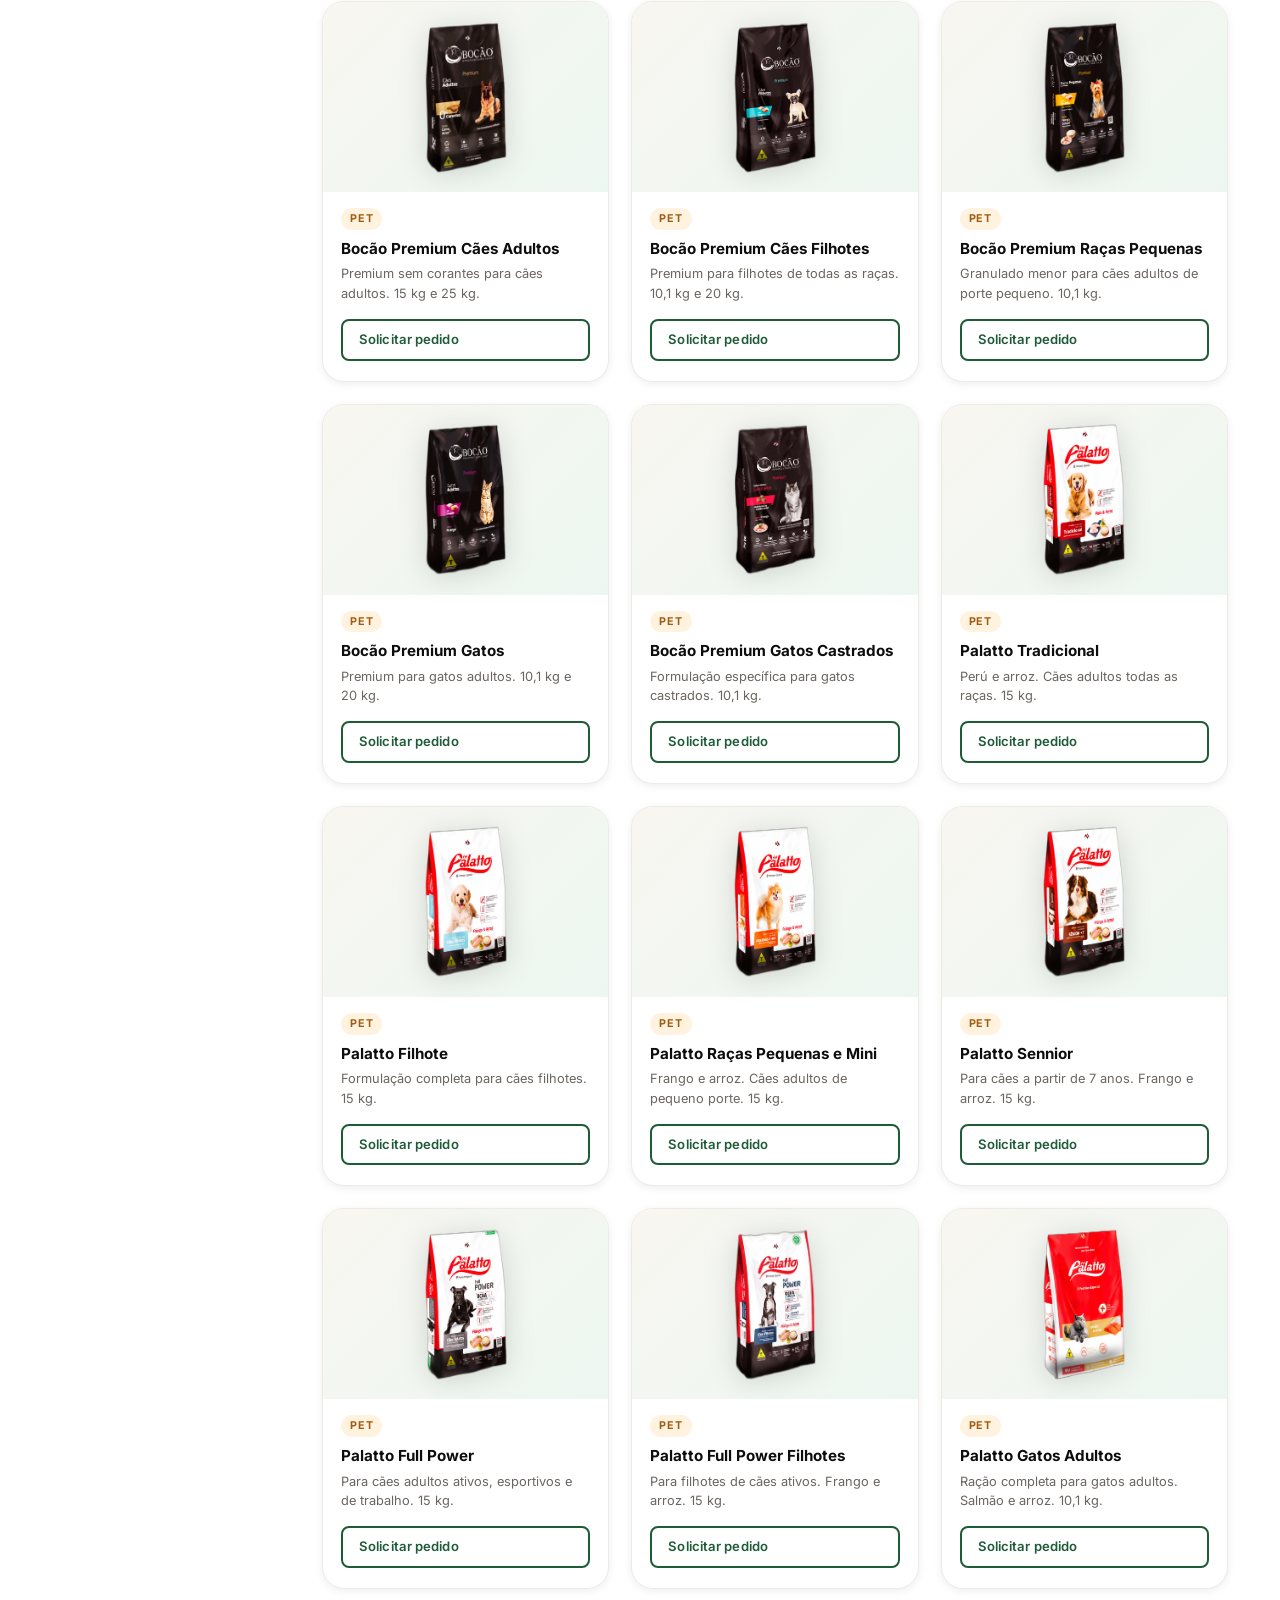
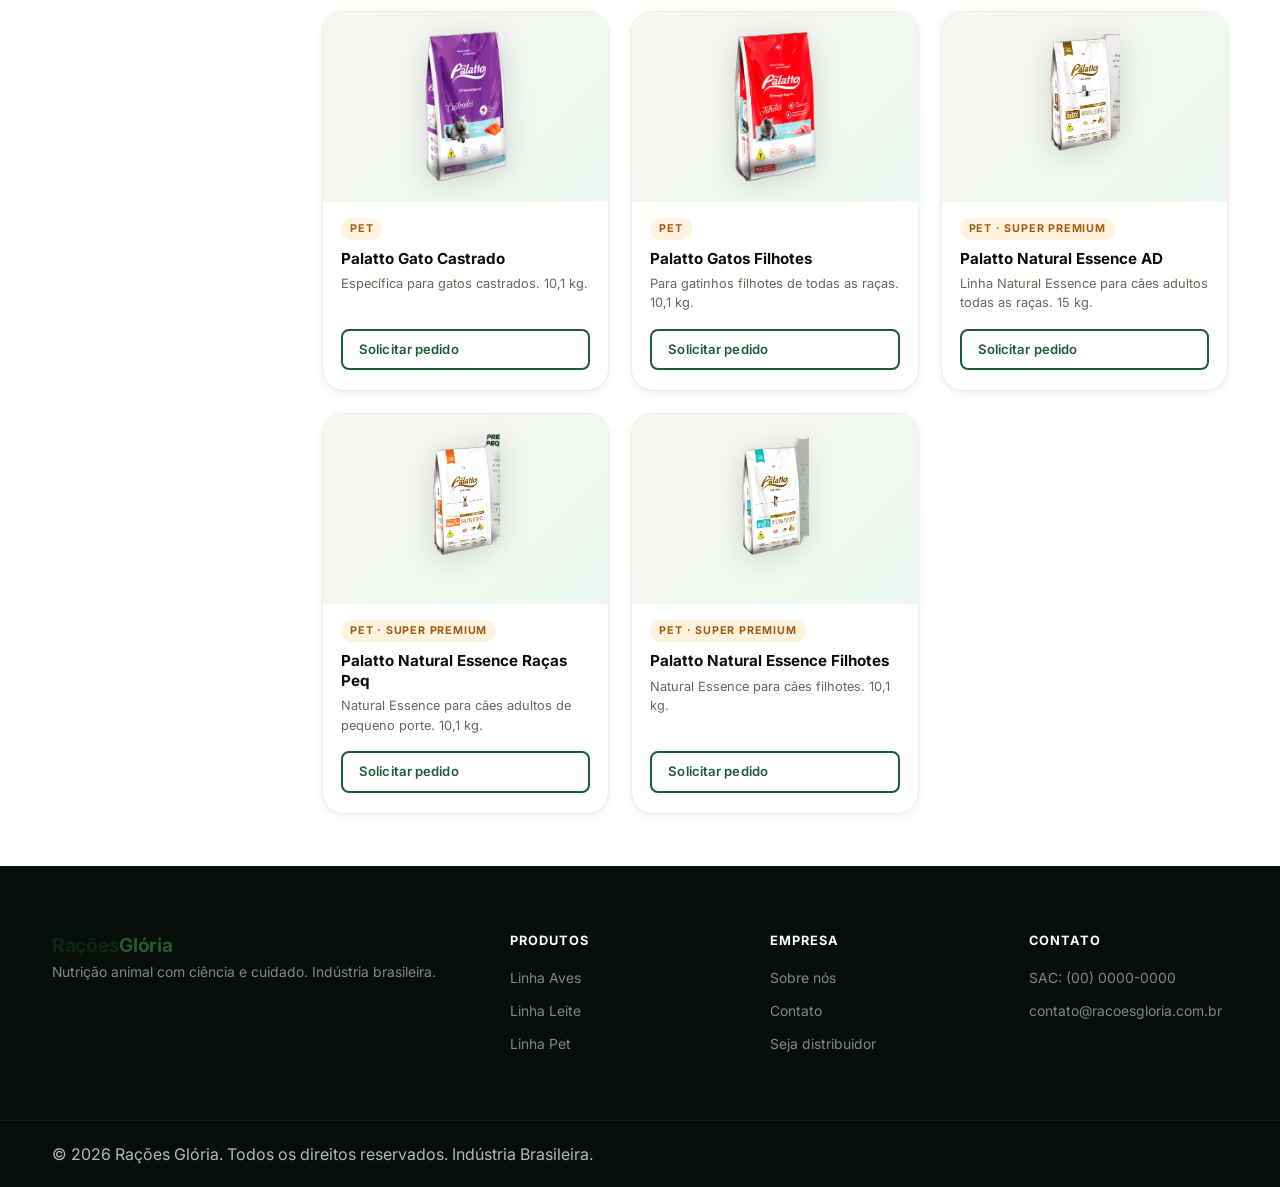
<file: produtos.html>
<!DOCTYPE html>
<html lang="pt-BR">
<head>
  <meta charset="UTF-8" />
  <meta name="viewport" content="width=device-width, initial-scale=1.0" />
  <title>Produtos – Rações Glória</title>
  <link rel="stylesheet" href="assets/css/style.css" />
  <link rel="preconnect" href="https://fonts.googleapis.com" />
  <link href="https://fonts.googleapis.com/css2?family=Inter:wght@400;500;600;700;800&display=swap" rel="stylesheet" />
</head>
<body>

  <!-- ══ HEADER ══════════════════════════════════════════════════════════ -->
  <header class="header scrolled" id="header">
    <div class="container header__inner">
      <a href="index.html" class="logo">
        <span class="logo-text">Rações<strong>Glória</strong></span>
      </a>
      <nav class="nav" id="nav">
        <a href="index.html" class="nav__link">Início</a>
        <a href="produtos.html" class="nav__link nav__link--active">Produtos</a>
        <a href="index.html#linhas" class="nav__link">Linhas</a>
        <a href="index.html#sobre" class="nav__link">Sobre</a>
        <a href="index.html#contato" class="nav__link">Contato</a>
      </nav>
      <div class="header__cta">
        <a href="https://wa.me/5500000000000" class="btn btn--primary">Fazer pedido</a>
      </div>
      <button class="hamburger" id="hamburger" aria-label="Menu" aria-expanded="false">
        <span></span><span></span><span></span>
      </button>
    </div>
  </header>

  <!-- ══ PAGE HEADER ═══════════════════════════════════════════════════════ -->
  <div class="page-header">
    <div class="container">
      <h1 class="page-header__title">Todos os produtos</h1>
      <p class="page-header__sub">38 produtos em 3 linhas especializadas. Encontre a ração ideal para o seu animal.</p>
    </div>
  </div>

  <!-- ══ FILTROS + GRID ════════════════════════════════════════════════════ -->
  <section class="products-page">
    <div class="container products-page__inner">

      <!-- Sidebar filtros -->
      <aside class="filters">
        <h3 class="filters__title">Filtrar</h3>

        <div class="filter-group">
          <h4 class="filter-group__label">Linha</h4>
          <label class="filter-option"><input type="radio" name="linha" value="" checked /> Todas</label>
          <label class="filter-option"><input type="radio" name="linha" value="aves" /> Aves</label>
          <label class="filter-option"><input type="radio" name="linha" value="leite" /> Leite</label>
          <label class="filter-option"><input type="radio" name="linha" value="pet" /> Pet</label>
        </div>

        <div class="filter-group">
          <h4 class="filter-group__label">Animal</h4>
          <label class="filter-option"><input type="checkbox" data-tag="caes" /> Cães</label>
          <label class="filter-option"><input type="checkbox" data-tag="gatos" /> Gatos</label>
          <label class="filter-option"><input type="checkbox" data-tag="aves" /> Aves</label>
          <label class="filter-option"><input type="checkbox" data-tag="bovinos" /> Bovinos</label>
        </div>

        <div class="filter-group">
          <h4 class="filter-group__label">Pesquisar</h4>
          <input type="text" id="search" class="filter-search" placeholder="Nome do produto..." />
        </div>
      </aside>

      <!-- Grid de produtos -->
      <div class="products-grid" id="productsGrid">

        <!-- ── AVES ─────────────────────────────────────────────────── -->

        <div class="product-card" data-linha="aves" data-tags="aves">
          <div class="product-card__img-wrap">
            <img src="assets/img/nucleo_minerais_aves.png" alt="Núcleo Minerais Aves" />
          </div>
          <div class="product-card__body">
            <span class="product-card__linha aves">Aves</span>
            <h3 class="product-card__name">Núcleo Minerais Aves</h3>
            <p class="product-card__desc">Núcleo vitamínico-mineral para formulação de rações para aves.</p>
            <a href="https://wa.me/5500000000000?text=Olá! Tenho interesse no produto: Núcleo Minerais Aves" class="btn btn--outline btn--sm" target="_blank">Solicitar pedido</a>
          </div>
        </div>

        <div class="product-card" data-linha="aves" data-tags="aves">
          <div class="product-card__img-wrap">
            <img src="assets/img/linha_aves_profissional.png" alt="Linha Aves Profissional" />
          </div>
          <div class="product-card__body">
            <span class="product-card__linha aves">Aves</span>
            <h3 class="product-card__name">Linha Aves Profissional</h3>
            <p class="product-card__desc">Ração completa para aves de produção em todas as fases. 20 kg.</p>
            <a href="https://wa.me/5500000000000?text=Olá! Tenho interesse no produto: Linha Aves Profissional" class="btn btn--outline btn--sm" target="_blank">Solicitar pedido</a>
          </div>
        </div>

        <div class="product-card" data-linha="aves" data-tags="aves">
          <div class="product-card__img-wrap">
            <img src="assets/img/aves_da_fazenda.png" alt="Aves da Fazenda" />
          </div>
          <div class="product-card__body">
            <span class="product-card__linha aves">Aves</span>
            <h3 class="product-card__name">Aves da Fazenda</h3>
            <p class="product-card__desc">Ração para aves de quintal e fazenda. 20 kg.</p>
            <a href="https://wa.me/5500000000000?text=Olá! Tenho interesse no produto: Aves da Fazenda" class="btn btn--outline btn--sm" target="_blank">Solicitar pedido</a>
          </div>
        </div>

        <div class="product-card" data-linha="aves" data-tags="aves">
          <div class="product-card__img-wrap">
            <img src="assets/img/linha_concentrado_aves.png" alt="Linha Concentrado Aves" />
          </div>
          <div class="product-card__body">
            <span class="product-card__linha aves">Aves</span>
            <h3 class="product-card__name">Linha Concentrado Aves</h3>
            <p class="product-card__desc">Concentrado proteico para aves em fase de crescimento e engorda. 20 kg.</p>
            <a href="https://wa.me/5500000000000?text=Olá! Tenho interesse no produto: Linha Concentrado Aves" class="btn btn--outline btn--sm" target="_blank">Solicitar pedido</a>
          </div>
        </div>

        <div class="product-card" data-linha="aves" data-tags="aves">
          <div class="product-card__img-wrap">
            <img src="assets/img/ct_gloria_frango_cres_eng.png" alt="CT Glória Frango Cresc/Eng" />
          </div>
          <div class="product-card__body">
            <span class="product-card__linha aves">Aves</span>
            <h3 class="product-card__name">CT Glória Frango Cresc/Eng</h3>
            <p class="product-card__desc">Concentrado para frangos nas fases de crescimento e engorda. 20 kg.</p>
            <a href="https://wa.me/5500000000000?text=Olá! Tenho interesse no produto: CT Glória Frango Cresc/Eng" class="btn btn--outline btn--sm" target="_blank">Solicitar pedido</a>
          </div>
        </div>

        <div class="product-card" data-linha="aves" data-tags="aves">
          <div class="product-card__img-wrap">
            <img src="assets/img/ct_gloria_aves_postura.png" alt="CT Glória Aves Postura" />
          </div>
          <div class="product-card__body">
            <span class="product-card__linha aves">Aves</span>
            <h3 class="product-card__name">CT Glória Aves Postura</h3>
            <p class="product-card__desc">Concentrado para aves em fase de postura. 20 kg.</p>
            <a href="https://wa.me/5500000000000?text=Olá! Tenho interesse no produto: CT Glória Aves Postura" class="btn btn--outline btn--sm" target="_blank">Solicitar pedido</a>
          </div>
        </div>

        <!-- ── LEITE ────────────────────────────────────────────────── -->

        <div class="product-card" data-linha="leite" data-tags="bovinos">
          <div class="product-card__img-wrap">
            <img src="assets/img/lacmax.png" alt="Lacmax" />
          </div>
          <div class="product-card__body">
            <span class="product-card__linha leite">Leite</span>
            <h3 class="product-card__name">Lacmax</h3>
            <p class="product-card__desc">Para vacas de alto potencial leiteiro (>6 kg/dia). 40 kg.</p>
            <a href="https://wa.me/5500000000000?text=Olá! Tenho interesse no produto: Lacmax" class="btn btn--outline btn--sm" target="_blank">Solicitar pedido</a>
          </div>
        </div>

        <div class="product-card" data-linha="leite" data-tags="bovinos">
          <div class="product-card__img-wrap">
            <img src="assets/img/lacmax_torneio_leiteiro.png" alt="Lacmax Torneio Leiteiro" />
          </div>
          <div class="product-card__body">
            <span class="product-card__linha leite">Leite</span>
            <h3 class="product-card__name">Lacmax Torneio Leiteiro</h3>
            <p class="product-card__desc">Para vacas em competições de alto potencial leiteiro. 40 kg.</p>
            <a href="https://wa.me/5500000000000?text=Olá! Tenho interesse no produto: Lacmax Torneio Leiteiro" class="btn btn--outline btn--sm" target="_blank">Solicitar pedido</a>
          </div>
        </div>

        <div class="product-card" data-linha="leite" data-tags="bovinos">
          <div class="product-card__img-wrap">
            <img src="assets/img/lacttus_energia_23.png" alt="Lacttus Energia 23%" />
          </div>
          <div class="product-card__body">
            <span class="product-card__linha leite">Leite</span>
            <h3 class="product-card__name">Lacttus Energia 23%</h3>
            <p class="product-card__desc">Alta energia para vacas leiteiras de médio a alto potencial. 40 kg.</p>
            <a href="https://wa.me/5500000000000?text=Olá! Tenho interesse no produto: Lacttus Energia 23%" class="btn btn--outline btn--sm" target="_blank">Solicitar pedido</a>
          </div>
        </div>

        <div class="product-card" data-linha="leite" data-tags="bovinos">
          <div class="product-card__img-wrap">
            <img src="assets/img/lacttus_energia_23_tamp_lev.png" alt="Lacttus Energia 23% Tamp Lev" />
          </div>
          <div class="product-card__body">
            <span class="product-card__linha leite">Leite</span>
            <h3 class="product-card__name">Lacttus Energia 23% Tamp Lev</h3>
            <p class="product-card__desc">Com tamponante e levedura para melhor digestibilidade. 40 kg.</p>
            <a href="https://wa.me/5500000000000?text=Olá! Tenho interesse no produto: Lacttus Energia 23% Tamp Lev" class="btn btn--outline btn--sm" target="_blank">Solicitar pedido</a>
          </div>
        </div>

        <div class="product-card" data-linha="leite" data-tags="bovinos">
          <div class="product-card__img-wrap">
            <img src="assets/img/gloria_lac.png" alt="Glória Lac" />
          </div>
          <div class="product-card__body">
            <span class="product-card__linha leite">Leite</span>
            <h3 class="product-card__name">Glória Lac</h3>
            <p class="product-card__desc">Para vacas de médio a baixo potencial, pastagem seca. 40 kg.</p>
            <a href="https://wa.me/5500000000000?text=Olá! Tenho interesse no produto: Glória Lac" class="btn btn--outline btn--sm" target="_blank">Solicitar pedido</a>
          </div>
        </div>

        <div class="product-card" data-linha="leite" data-tags="bovinos">
          <div class="product-card__img-wrap">
            <img src="assets/img/turbolac_rotacionada_18.png" alt="Turbolac Rotacionada 18%" />
          </div>
          <div class="product-card__body">
            <span class="product-card__linha leite">Leite</span>
            <h3 class="product-card__name">Turbolac Rotacionada 18%</h3>
            <p class="product-card__desc">Indicada para sistema de piquete rotacionado. 40 kg.</p>
            <a href="https://wa.me/5500000000000?text=Olá! Tenho interesse no produto: Turbolac Rotacionada 18%" class="btn btn--outline btn--sm" target="_blank">Solicitar pedido</a>
          </div>
        </div>

        <div class="product-card" data-linha="leite" data-tags="bovinos">
          <div class="product-card__img-wrap">
            <img src="assets/img/turbolac_rotacionada_tamp.png" alt="Turbolac Rotacionada Tamp" />
          </div>
          <div class="product-card__body">
            <span class="product-card__linha leite">Leite</span>
            <h3 class="product-card__name">Turbolac Rotacionada Tamp</h3>
            <p class="product-card__desc">Com tamponante para sistemas rotacionados intensivos. 40 kg.</p>
            <a href="https://wa.me/5500000000000?text=Olá! Tenho interesse no produto: Turbolac Rotacionada Tamp" class="btn btn--outline btn--sm" target="_blank">Solicitar pedido</a>
          </div>
        </div>

        <div class="product-card" data-linha="leite" data-tags="bovinos">
          <div class="product-card__img-wrap">
            <img src="assets/img/sinleite.png" alt="Sinleite" />
          </div>
          <div class="product-card__body">
            <span class="product-card__linha leite">Leite</span>
            <h3 class="product-card__name">Sinleite</h3>
            <p class="product-card__desc">Linha tradicional milho+soja para bovinos leiteiros em lactação. 40 kg.</p>
            <a href="https://wa.me/5500000000000?text=Olá! Tenho interesse no produto: Sinleite" class="btn btn--outline btn--sm" target="_blank">Solicitar pedido</a>
          </div>
        </div>

        <div class="product-card" data-linha="leite" data-tags="bovinos">
          <div class="product-card__img-wrap">
            <img src="assets/img/gloria_pre_parto_24.png" alt="Glória Pré-Parto 24%" />
          </div>
          <div class="product-card__body">
            <span class="product-card__linha leite">Leite</span>
            <h3 class="product-card__name">Glória Pré-Parto 24%</h3>
            <p class="product-card__desc">Ideal a partir de 60 dias antes do parto. 2 kg/animal/dia. 40 kg.</p>
            <a href="https://wa.me/5500000000000?text=Olá! Tenho interesse no produto: Glória Pré-Parto 24%" class="btn btn--outline btn--sm" target="_blank">Solicitar pedido</a>
          </div>
        </div>

        <div class="product-card" data-linha="leite" data-tags="bovinos">
          <div class="product-card__img-wrap">
            <img src="assets/img/gloria_novilhas_18.png" alt="Glória Novilhas 18%" />
          </div>
          <div class="product-card__body">
            <span class="product-card__linha leite">Leite</span>
            <h3 class="product-card__name">Glória Novilhas 18%</h3>
            <p class="product-card__desc">Desenvolvida para novilhas leiteiras em recria. 40 kg.</p>
            <a href="https://wa.me/5500000000000?text=Olá! Tenho interesse no produto: Glória Novilhas 18%" class="btn btn--outline btn--sm" target="_blank">Solicitar pedido</a>
          </div>
        </div>

        <div class="product-card" data-linha="leite" data-tags="bovinos">
          <div class="product-card__img-wrap">
            <img src="assets/img/nucleos_bovinos_lactacao.png" alt="Núcleos Bovinos Lactação" />
          </div>
          <div class="product-card__body">
            <span class="product-card__linha leite">Leite</span>
            <h3 class="product-card__name">Núcleos Bovinos Lactação</h3>
            <p class="product-card__desc">Núcleo mineral exclusivo para formulação de rações e concentrados para bovinos leiteiros.</p>
            <a href="https://wa.me/5500000000000?text=Olá! Tenho interesse no produto: Núcleos Bovinos Lactação" class="btn btn--outline btn--sm" target="_blank">Solicitar pedido</a>
          </div>
        </div>

        <div class="product-card" data-linha="leite" data-tags="bovinos">
          <div class="product-card__img-wrap">
            <img src="assets/img/gloriasfos_80_vitaminado.png" alt="Glóriafós 80 Vitaminado" />
          </div>
          <div class="product-card__body">
            <span class="product-card__linha leite">Leite</span>
            <h3 class="product-card__name">Glóriafós 80 Vitaminado</h3>
            <p class="product-card__desc">Suplemento mineral de pronto uso para bovinos. 25 kg.</p>
            <a href="https://wa.me/5500000000000?text=Olá! Tenho interesse no produto: Glóriafós 80 Vitaminado" class="btn btn--outline btn--sm" target="_blank">Solicitar pedido</a>
          </div>
        </div>

        <!-- ── PET · BOCÃO ──────────────────────────────────────────── -->

        <div class="product-card" data-linha="pet" data-tags="caes">
          <div class="product-card__img-wrap">
            <img src="assets/img/bocao_original.png" alt="Bocão Original" />
          </div>
          <div class="product-card__body">
            <span class="product-card__linha pet">Pet</span>
            <h3 class="product-card__name">Bocão Original</h3>
            <p class="product-card__desc">Ração completa para cães adultos de todas as raças. 15 kg e 25 kg.</p>
            <a href="https://wa.me/5500000000000?text=Olá! Tenho interesse no produto: Bocão Original" class="btn btn--outline btn--sm" target="_blank">Solicitar pedido</a>
          </div>
        </div>

        <div class="product-card" data-linha="pet" data-tags="caes">
          <div class="product-card__img-wrap">
            <img src="assets/img/bocao_filhotes.png" alt="Bocão Filhotes" />
          </div>
          <div class="product-card__body">
            <span class="product-card__linha pet">Pet</span>
            <h3 class="product-card__name">Bocão Filhotes</h3>
            <p class="product-card__desc">Ração completa para cães filhotes. 7 kg e 20 kg.</p>
            <a href="https://wa.me/5500000000000?text=Olá! Tenho interesse no produto: Bocão Filhotes" class="btn btn--outline btn--sm" target="_blank">Solicitar pedido</a>
          </div>
        </div>

        <div class="product-card" data-linha="pet" data-tags="gatos">
          <div class="product-card__img-wrap">
            <img src="assets/img/bocao_gatos.png" alt="Bocão Gatos" />
          </div>
          <div class="product-card__body">
            <span class="product-card__linha pet">Pet</span>
            <h3 class="product-card__name">Bocão Gatos</h3>
            <p class="product-card__desc">Ração para gatos adultos de todas as raças. 25 kg.</p>
            <a href="https://wa.me/5500000000000?text=Olá! Tenho interesse no produto: Bocão Gatos" class="btn btn--outline btn--sm" target="_blank">Solicitar pedido</a>
          </div>
        </div>

        <div class="product-card" data-linha="pet" data-tags="caes">
          <div class="product-card__img-wrap">
            <img src="assets/img/bocao_premium_caes_adultos.png" alt="Bocão Premium Cães Adultos" />
          </div>
          <div class="product-card__body">
            <span class="product-card__linha pet">Pet</span>
            <h3 class="product-card__name">Bocão Premium Cães Adultos</h3>
            <p class="product-card__desc">Premium sem corantes para cães adultos. 15 kg e 25 kg.</p>
            <a href="https://wa.me/5500000000000?text=Olá! Tenho interesse no produto: Bocão Premium Cães Adultos" class="btn btn--outline btn--sm" target="_blank">Solicitar pedido</a>
          </div>
        </div>

        <div class="product-card" data-linha="pet" data-tags="caes">
          <div class="product-card__img-wrap">
            <img src="assets/img/bocao_premium_caes_filhotes.png" alt="Bocão Premium Cães Filhotes" />
          </div>
          <div class="product-card__body">
            <span class="product-card__linha pet">Pet</span>
            <h3 class="product-card__name">Bocão Premium Cães Filhotes</h3>
            <p class="product-card__desc">Premium para filhotes de todas as raças. 10,1 kg e 20 kg.</p>
            <a href="https://wa.me/5500000000000?text=Olá! Tenho interesse no produto: Bocão Premium Cães Filhotes" class="btn btn--outline btn--sm" target="_blank">Solicitar pedido</a>
          </div>
        </div>

        <div class="product-card" data-linha="pet" data-tags="caes">
          <div class="product-card__img-wrap">
            <img src="assets/img/bocao_premium_racas_pequenas.png" alt="Bocão Premium Raças Pequenas" />
          </div>
          <div class="product-card__body">
            <span class="product-card__linha pet">Pet</span>
            <h3 class="product-card__name">Bocão Premium Raças Pequenas</h3>
            <p class="product-card__desc">Granulado menor para cães adultos de porte pequeno. 10,1 kg.</p>
            <a href="https://wa.me/5500000000000?text=Olá! Tenho interesse no produto: Bocão Premium Raças Pequenas" class="btn btn--outline btn--sm" target="_blank">Solicitar pedido</a>
          </div>
        </div>

        <div class="product-card" data-linha="pet" data-tags="gatos">
          <div class="product-card__img-wrap">
            <img src="assets/img/bocao_premium_gatos.png" alt="Bocão Premium Gatos" />
          </div>
          <div class="product-card__body">
            <span class="product-card__linha pet">Pet</span>
            <h3 class="product-card__name">Bocão Premium Gatos</h3>
            <p class="product-card__desc">Premium para gatos adultos. 10,1 kg e 20 kg.</p>
            <a href="https://wa.me/5500000000000?text=Olá! Tenho interesse no produto: Bocão Premium Gatos" class="btn btn--outline btn--sm" target="_blank">Solicitar pedido</a>
          </div>
        </div>

        <div class="product-card" data-linha="pet" data-tags="gatos">
          <div class="product-card__img-wrap">
            <img src="assets/img/bocao_premium_gatos_castrados.png" alt="Bocão Premium Gatos Castrados" />
          </div>
          <div class="product-card__body">
            <span class="product-card__linha pet">Pet</span>
            <h3 class="product-card__name">Bocão Premium Gatos Castrados</h3>
            <p class="product-card__desc">Formulação específica para gatos castrados. 10,1 kg.</p>
            <a href="https://wa.me/5500000000000?text=Olá! Tenho interesse no produto: Bocão Premium Gatos Castrados" class="btn btn--outline btn--sm" target="_blank">Solicitar pedido</a>
          </div>
        </div>

        <!-- ── PET · PALATTO ────────────────────────────────────────── -->

        <div class="product-card" data-linha="pet" data-tags="caes">
          <div class="product-card__img-wrap">
            <img src="assets/img/palatto_tradicional.png" alt="Palatto Tradicional" />
          </div>
          <div class="product-card__body">
            <span class="product-card__linha pet">Pet</span>
            <h3 class="product-card__name">Palatto Tradicional</h3>
            <p class="product-card__desc">Perú e arroz. Cães adultos todas as raças. 15 kg.</p>
            <a href="https://wa.me/5500000000000?text=Olá! Tenho interesse no produto: Palatto Tradicional" class="btn btn--outline btn--sm" target="_blank">Solicitar pedido</a>
          </div>
        </div>

        <div class="product-card" data-linha="pet" data-tags="caes">
          <div class="product-card__img-wrap">
            <img src="assets/img/palatto_filhote.png" alt="Palatto Filhote" />
          </div>
          <div class="product-card__body">
            <span class="product-card__linha pet">Pet</span>
            <h3 class="product-card__name">Palatto Filhote</h3>
            <p class="product-card__desc">Formulação completa para cães filhotes. 15 kg.</p>
            <a href="https://wa.me/5500000000000?text=Olá! Tenho interesse no produto: Palatto Filhote" class="btn btn--outline btn--sm" target="_blank">Solicitar pedido</a>
          </div>
        </div>

        <div class="product-card" data-linha="pet" data-tags="caes">
          <div class="product-card__img-wrap">
            <img src="assets/img/palatto_racas_pequenas_mini.png" alt="Palatto Raças Pequenas e Mini" />
          </div>
          <div class="product-card__body">
            <span class="product-card__linha pet">Pet</span>
            <h3 class="product-card__name">Palatto Raças Pequenas e Mini</h3>
            <p class="product-card__desc">Frango e arroz. Cães adultos de pequeno porte. 15 kg.</p>
            <a href="https://wa.me/5500000000000?text=Olá! Tenho interesse no produto: Palatto Raças Pequenas e Mini" class="btn btn--outline btn--sm" target="_blank">Solicitar pedido</a>
          </div>
        </div>

        <div class="product-card" data-linha="pet" data-tags="caes">
          <div class="product-card__img-wrap">
            <img src="assets/img/palatto_sennior.png" alt="Palatto Sennior" />
          </div>
          <div class="product-card__body">
            <span class="product-card__linha pet">Pet</span>
            <h3 class="product-card__name">Palatto Sennior</h3>
            <p class="product-card__desc">Para cães a partir de 7 anos. Frango e arroz. 15 kg.</p>
            <a href="https://wa.me/5500000000000?text=Olá! Tenho interesse no produto: Palatto Sennior" class="btn btn--outline btn--sm" target="_blank">Solicitar pedido</a>
          </div>
        </div>

        <div class="product-card" data-linha="pet" data-tags="caes">
          <div class="product-card__img-wrap">
            <img src="assets/img/palatto_full_power.png" alt="Palatto Full Power" />
          </div>
          <div class="product-card__body">
            <span class="product-card__linha pet">Pet</span>
            <h3 class="product-card__name">Palatto Full Power</h3>
            <p class="product-card__desc">Para cães adultos ativos, esportivos e de trabalho. 15 kg.</p>
            <a href="https://wa.me/5500000000000?text=Olá! Tenho interesse no produto: Palatto Full Power" class="btn btn--outline btn--sm" target="_blank">Solicitar pedido</a>
          </div>
        </div>

        <div class="product-card" data-linha="pet" data-tags="caes">
          <div class="product-card__img-wrap">
            <img src="assets/img/palatto_full_power_filhotes.png" alt="Palatto Full Power Filhotes" />
          </div>
          <div class="product-card__body">
            <span class="product-card__linha pet">Pet</span>
            <h3 class="product-card__name">Palatto Full Power Filhotes</h3>
            <p class="product-card__desc">Para filhotes de cães ativos. Frango e arroz. 15 kg.</p>
            <a href="https://wa.me/5500000000000?text=Olá! Tenho interesse no produto: Palatto Full Power Filhotes" class="btn btn--outline btn--sm" target="_blank">Solicitar pedido</a>
          </div>
        </div>

        <div class="product-card" data-linha="pet" data-tags="gatos">
          <div class="product-card__img-wrap">
            <img src="assets/img/palatto_gatos_adultos.png" alt="Palatto Gatos Adultos" />
          </div>
          <div class="product-card__body">
            <span class="product-card__linha pet">Pet</span>
            <h3 class="product-card__name">Palatto Gatos Adultos</h3>
            <p class="product-card__desc">Ração completa para gatos adultos. Salmão e arroz. 10,1 kg.</p>
            <a href="https://wa.me/5500000000000?text=Olá! Tenho interesse no produto: Palatto Gatos Adultos" class="btn btn--outline btn--sm" target="_blank">Solicitar pedido</a>
          </div>
        </div>

        <div class="product-card" data-linha="pet" data-tags="gatos">
          <div class="product-card__img-wrap">
            <img src="assets/img/palatto_gato_castrado.png" alt="Palatto Gato Castrado" />
          </div>
          <div class="product-card__body">
            <span class="product-card__linha pet">Pet</span>
            <h3 class="product-card__name">Palatto Gato Castrado</h3>
            <p class="product-card__desc">Específica para gatos castrados. 10,1 kg.</p>
            <a href="https://wa.me/5500000000000?text=Olá! Tenho interesse no produto: Palatto Gato Castrado" class="btn btn--outline btn--sm" target="_blank">Solicitar pedido</a>
          </div>
        </div>

        <div class="product-card" data-linha="pet" data-tags="gatos">
          <div class="product-card__img-wrap">
            <img src="assets/img/palatto_gatos_filhotes.png" alt="Palatto Gatos Filhotes" />
          </div>
          <div class="product-card__body">
            <span class="product-card__linha pet">Pet</span>
            <h3 class="product-card__name">Palatto Gatos Filhotes</h3>
            <p class="product-card__desc">Para gatinhos filhotes de todas as raças. 10,1 kg.</p>
            <a href="https://wa.me/5500000000000?text=Olá! Tenho interesse no produto: Palatto Gatos Filhotes" class="btn btn--outline btn--sm" target="_blank">Solicitar pedido</a>
          </div>
        </div>

        <!-- ── PET · PALATTO SUPER PREMIUM ─────────────────────────── -->

        <div class="product-card" data-linha="pet" data-tags="caes">
          <div class="product-card__img-wrap">
            <img src="assets/img/palatto_super_premium_adultos.png" alt="Palatto Natural Essence Adultos" />
          </div>
          <div class="product-card__body">
            <span class="product-card__linha pet">Pet · Super Premium</span>
            <h3 class="product-card__name">Palatto Natural Essence AD</h3>
            <p class="product-card__desc">Linha Natural Essence para cães adultos todas as raças. 15 kg.</p>
            <a href="https://wa.me/5500000000000?text=Olá! Tenho interesse no produto: Palatto Natural Essence AD" class="btn btn--outline btn--sm" target="_blank">Solicitar pedido</a>
          </div>
        </div>

        <div class="product-card" data-linha="pet" data-tags="caes">
          <div class="product-card__img-wrap">
            <img src="assets/img/palatto_super_premium_racas_pequenas.png" alt="Palatto Natural Essence Raças Peq" />
          </div>
          <div class="product-card__body">
            <span class="product-card__linha pet">Pet · Super Premium</span>
            <h3 class="product-card__name">Palatto Natural Essence Raças Peq</h3>
            <p class="product-card__desc">Natural Essence para cães adultos de pequeno porte. 10,1 kg.</p>
            <a href="https://wa.me/5500000000000?text=Olá! Tenho interesse no produto: Palatto Natural Essence Raças Pequenas" class="btn btn--outline btn--sm" target="_blank">Solicitar pedido</a>
          </div>
        </div>

        <div class="product-card" data-linha="pet" data-tags="caes">
          <div class="product-card__img-wrap">
            <img src="assets/img/palatto_super_premium_filhotes.png" alt="Palatto Natural Essence Filhotes" />
          </div>
          <div class="product-card__body">
            <span class="product-card__linha pet">Pet · Super Premium</span>
            <h3 class="product-card__name">Palatto Natural Essence Filhotes</h3>
            <p class="product-card__desc">Natural Essence para cães filhotes. 10,1 kg.</p>
            <a href="https://wa.me/5500000000000?text=Olá! Tenho interesse no produto: Palatto Natural Essence Filhotes" class="btn btn--outline btn--sm" target="_blank">Solicitar pedido</a>
          </div>
        </div>

      </div><!-- /products-grid -->
    </div><!-- /products-page__inner -->
  </section>

  <!-- ══ FOOTER ════════════════════════════════════════════════════════════ -->
  <footer class="footer">
    <div class="container footer__inner">
      <div class="footer__brand">
        <span class="logo-text">Rações<strong>Glória</strong></span>
        <p>Nutrição animal com ciência e cuidado. Indústria brasileira.</p>
      </div>
      <div class="footer__col">
        <h5>Produtos</h5>
        <a href="produtos.html?linha=aves">Linha Aves</a>
        <a href="produtos.html?linha=leite">Linha Leite</a>
        <a href="produtos.html?linha=pet">Linha Pet</a>
      </div>
      <div class="footer__col">
        <h5>Empresa</h5>
        <a href="index.html#sobre">Sobre nós</a>
        <a href="index.html#contato">Contato</a>
        <a href="#">Seja distribuidor</a>
      </div>
      <div class="footer__col">
        <h5>Contato</h5>
        <a href="tel:+5500000000">SAC: (00) 0000-0000</a>
        <a href="mailto:contato@racoesgloria.com.br">contato@racoesgloria.com.br</a>
      </div>
    </div>
    <div class="footer__bottom">
      <div class="container">
        <p>© 2026 Rações Glória. Todos os direitos reservados. Indústria Brasileira.</p>
      </div>
    </div>
  </footer>

  <script src="assets/js/main.js"></script>
</body>
</html>
</file>
<file: assets/css/style.css>
/* ═══════════════════════════════════════════════════════════════════════
   Rações Glória – Design System Premium
   ═══════════════════════════════════════════════════════════════════════ */

/* ── Variables ──────────────────────────────────────────────────────── */
:root {
  --g-dark:      #0f2419;
  --g-mid:       #1e5c38;
  --g-light:     #2d8a56;
  --g-accent:    #3db870;
  --yellow:      #f5c842;
  --yellow-dark: #d4a820;
  --off-white:   #f8f6f1;
  --gray-light:  #eeebe4;
  --gray-mid:    #c4bfb6;
  --dark:        #0d0d0d;
  --text:        #1e1e1e;
  --text-muted:  #6b6560;
  --white:       #ffffff;

  --radius-sm:   8px;
  --radius:      14px;
  --radius-lg:   22px;
  --radius-xl:   32px;

  --shadow-sm:   0 2px 8px rgba(0,0,0,.07);
  --shadow:      0 6px 24px rgba(0,0,0,.09);
  --shadow-lg:   0 16px 48px rgba(0,0,0,.14);
  --shadow-xl:   0 24px 80px rgba(0,0,0,.18);

  --ease:        cubic-bezier(.4,0,.2,1);
  --ease-spring: cubic-bezier(.34,1.56,.64,1);
  --t:           .28s;
  --t-slow:      .55s;
}

/* ── Reset ──────────────────────────────────────────────────────────── */
*,*::before,*::after { box-sizing:border-box; margin:0; padding:0; }
html { scroll-behavior:smooth; font-size:16px; }
body {
  font-family:'Inter',system-ui,sans-serif;
  line-height:1.65;
  color:var(--text);
  background:#fff;
  overflow-x:hidden;
}
img { display:block; max-width:100%; }
a  { text-decoration:none; color:inherit; }
button { font-family:inherit; cursor:pointer; }

.container {
  width:min(100%,1240px);
  margin-inline:auto;
  padding-inline:32px;
}

/* ── Reveal animations ──────────────────────────────────────────────── */
.js-reveal {
  opacity:0;
  transform:translateY(28px);
  transition:opacity var(--t-slow) var(--ease), transform var(--t-slow) var(--ease);
}
.js-reveal.visible { opacity:1; transform:translateY(0); }
.js-reveal--delay-1 { transition-delay:.12s; }
.js-reveal--delay-2 { transition-delay:.24s; }
.js-reveal--delay-3 { transition-delay:.36s; }
/* Alias antigo – nunca oculta por padrão, animação só com JS */
.reveal { /* sem opacity:0 aqui – JS aplica a classe js-reveal depois */ }

/* ── Buttons ────────────────────────────────────────────────────────── */
.btn {
  display:inline-flex;
  align-items:center;
  gap:8px;
  padding:11px 24px;
  border-radius:var(--radius-sm);
  font-size:.9rem;
  font-weight:600;
  border:2px solid transparent;
  transition:all var(--t) var(--ease);
  white-space:nowrap;
  cursor:pointer;
  letter-spacing:.1px;
}
.btn--primary {
  background:var(--g-mid);
  color:#fff;
  border-color:var(--g-mid);
}
.btn--primary:hover { background:var(--g-dark); border-color:var(--g-dark); transform:translateY(-2px); box-shadow:0 8px 24px rgba(30,92,56,.3); }

.btn--outline {
  background:transparent;
  color:var(--g-mid);
  border-color:var(--g-mid);
}
.btn--outline:hover { background:var(--g-mid); color:#fff; transform:translateY(-2px); }

.btn--outline-white {
  background:transparent;
  color:#fff;
  border-color:rgba(255,255,255,.5);
}
.btn--outline-white:hover { background:rgba(255,255,255,.12); border-color:#fff; }

.btn--whatsapp {
  background:#25d366;
  color:#fff;
  border-color:#25d366;
}
.btn--whatsapp:hover { background:#1ab857; transform:translateY(-2px); box-shadow:0 8px 24px rgba(37,211,102,.35); }

.btn--yellow {
  background:var(--yellow);
  color:var(--dark);
  border-color:var(--yellow);
  font-weight:700;
}
.btn--yellow:hover { background:var(--yellow-dark); border-color:var(--yellow-dark); transform:translateY(-2px); box-shadow:0 8px 24px rgba(245,200,66,.4); }

.btn--hero-primary {
  background:#fff;
  color:var(--g-dark);
  border-color:#fff;
  font-weight:700;
  padding:14px 28px;
  border-radius:10px;
  font-size:.95rem;
}
.btn--hero-primary:hover { background:var(--yellow); border-color:var(--yellow); transform:translateY(-2px); box-shadow:0 12px 32px rgba(0,0,0,.2); }

.btn--hero-ghost {
  background:rgba(255,255,255,.12);
  color:#fff;
  border-color:rgba(255,255,255,.35);
  padding:14px 28px;
  border-radius:10px;
  font-size:.95rem;
  backdrop-filter:blur(8px);
}
.btn--hero-ghost:hover { background:rgba(255,255,255,.22); border-color:rgba(255,255,255,.6); transform:translateY(-2px); }

.btn--lg  { padding:14px 32px; font-size:1rem; border-radius:10px; }
.btn--xl  { padding:17px 36px; font-size:1.05rem; border-radius:12px; font-weight:700; }
.btn--sm  { padding:8px 16px; font-size:.82rem; }

/* ── Logo ───────────────────────────────────────────────────────────── */
.logo-mark {
  width:34px; height:34px;
  background:var(--g-mid);
  color:#fff;
  border-radius:8px;
  display:inline-flex;
  align-items:center;
  justify-content:center;
  font-weight:800;
  font-size:1.1rem;
  letter-spacing:-.5px;
  flex-shrink:0;
}
.logo { display:inline-flex; align-items:center; gap:10px; }
.logo-text { font-size:1.2rem; font-weight:700; color:var(--g-dark); letter-spacing:-.3px; }
.logo-text strong { color:var(--g-mid); }

/* ── Header ─────────────────────────────────────────────────────────── */
.header {
  position:fixed; top:0; left:0; right:0; z-index:200;
  background:rgba(255,255,255,.97);
  backdrop-filter:blur(16px);
  box-shadow:0 2px 20px rgba(0,0,0,.08);
  padding-block:0;
}

.header__inner {
  display:flex;
  align-items:center;
  gap:28px;
  height:72px;
}

.nav { display:flex; gap:2px; margin-left:auto; }
.nav__link {
  padding:7px 15px;
  border-radius:7px;
  font-size:.88rem;
  font-weight:500;
  color:var(--text-muted);
  transition:all var(--t) var(--ease);
}
.nav__link:hover,
.nav__link--active { background:var(--gray-light); color:var(--g-mid); }

.hamburger {
  display:none;
  flex-direction:column;
  gap:5px;
  background:none;
  border:none;
  padding:6px;
  margin-left:auto;
}
.hamburger span {
  display:block;
  width:22px; height:2px;
  background:var(--g-dark);
  border-radius:2px;
  transition:all var(--t) var(--ease);
}
.hamburger.open span:nth-child(1) { transform:translateY(7px) rotate(45deg); }
.hamburger.open span:nth-child(2) { opacity:0; }
.hamburger.open span:nth-child(3) { transform:translateY(-7px) rotate(-45deg); }

/* ── WhatsApp float ─────────────────────────────────────────────────── */
.wa-float {
  position:fixed;
  bottom:28px; right:28px; z-index:300;
  width:58px; height:58px;
  background:#25d366;
  border-radius:50%;
  display:flex;
  align-items:center;
  justify-content:center;
  color:#fff;
  box-shadow:0 4px 20px rgba(37,211,102,.5);
  transition:all var(--t) var(--ease-spring);
}
.wa-float:hover { transform:scale(1.12); box-shadow:0 8px 32px rgba(37,211,102,.55); }
.wa-float svg { width:28px; height:28px; }

/* ══════════════════════════════════════════════════════════════════════
   HERO
   ══════════════════════════════════════════════════════════════════════ */
.hero {
  position:relative;
  min-height:100vh;
  display:flex;
  flex-direction:column;
  overflow:hidden;
  background:var(--g-dark);
}

/* Vídeos */
.hero__videos {
  position:absolute; inset:0;
  z-index:0;
}
.hero__video {
  position:absolute; inset:0;
  width:100%; height:100%;
  object-fit:cover;
  opacity:0;
  transition:opacity 1.5s ease;
}
.hero__video--active { opacity:1; }

/* Overlay multicamada */
.hero__overlay {
  position:absolute; inset:0; z-index:1;
  background:
    linear-gradient(to right, rgba(10,28,16,.88) 40%, rgba(10,28,16,.35) 100%),
    linear-gradient(to top, rgba(10,28,16,.7) 0%, transparent 50%);
}

/* Conteúdo */
.hero__content {
  position:relative; z-index:2;
  flex:1;
  display:flex;
  flex-direction:column;
  justify-content:center;
  padding-top:120px;
  padding-bottom:40px;
  max-width:740px;
}
.hero__label {
  display:inline-flex;
  align-items:center;
  gap:8px;
  background:rgba(255,255,255,.1);
  backdrop-filter:blur(8px);
  border:1px solid rgba(255,255,255,.18);
  color:rgba(255,255,255,.85);
  font-size:.8rem;
  font-weight:600;
  letter-spacing:.8px;
  text-transform:uppercase;
  padding:6px 14px;
  border-radius:30px;
  margin-bottom:24px;
  width:fit-content;
}
.hero__dot {
  width:7px; height:7px;
  background:var(--yellow);
  border-radius:50%;
  animation:pulse 2s infinite;
}
@keyframes pulse {
  0%,100% { opacity:1; transform:scale(1); }
  50%      { opacity:.5; transform:scale(.8); }
}

.hero__title {
  font-family:'Playfair Display', Georgia, serif;
  font-size:clamp(3rem, 6.5vw, 5.2rem);
  font-weight:900;
  line-height:1.05;
  color:#fff;
  margin-bottom:24px;
  letter-spacing:-.5px;
}
.hero__em {
  font-style:italic;
  background:linear-gradient(135deg, var(--yellow) 0%, #ffdf6c 100%);
  -webkit-background-clip:text;
  -webkit-text-fill-color:transparent;
  background-clip:text;
}
.hero__sub {
  font-size:1.05rem;
  color:rgba(255,255,255,.75);
  margin-bottom:40px;
  max-width:520px;
  line-height:1.7;
}
.hero__actions { display:flex; gap:14px; flex-wrap:wrap; margin-bottom:52px; }

/* Dots de navegação */
.hero__dots {
  display:flex; gap:8px;
}
.hero__dot-btn {
  width:28px; height:3px;
  background:rgba(255,255,255,.3);
  border:none;
  border-radius:2px;
  cursor:pointer;
  transition:all var(--t) var(--ease);
}
.hero__dot-btn--active { background:var(--yellow); width:48px; }

/* Stats bar */
.hero__stats {
  position:relative; z-index:2;
  background:rgba(0,0,0,.5);
  backdrop-filter:blur(12px);
  border-top:1px solid rgba(255,255,255,.08);
}
.hero__stats-inner {
  display:flex;
  padding-block:26px;
}
.stat {
  flex:1;
  display:flex; flex-direction:column; align-items:center; gap:3px;
  border-right:1px solid rgba(255,255,255,.1);
  padding-inline:20px;
}
.stat:last-child { border-right:none; }
.stat__num {
  font-size:1.8rem;
  font-weight:800;
  color:var(--yellow);
  line-height:1;
  font-variant-numeric:tabular-nums;
}
.stat__label {
  font-size:.73rem;
  color:rgba(255,255,255,.6);
  text-align:center;
  letter-spacing:.2px;
}

/* ── Proof bar ──────────────────────────────────────────────────────── */
.proof-bar {
  background:var(--g-mid);
  padding-block:12px;
}
.proof-bar__inner {
  display:flex;
  justify-content:center;
  flex-wrap:wrap;
  gap:8px 32px;
}
.proof-bar__inner span {
  font-size:.8rem;
  font-weight:600;
  color:rgba(255,255,255,.9);
  letter-spacing:.3px;
}

/* ── Sections ───────────────────────────────────────────────────────── */
.section { padding-block:96px; }
.section--gray { background:var(--off-white); }
.section--dark { background:var(--g-dark); }
.section--cta-final { background:var(--g-dark); }

.section__header { text-align:center; margin-bottom:60px; }
.section__eyebrow {
  display:inline-block;
  font-size:.75rem;
  font-weight:700;
  letter-spacing:2px;
  text-transform:uppercase;
  color:var(--g-accent);
  background:rgba(61,184,112,.1);
  padding:4px 14px;
  border-radius:20px;
  margin-bottom:16px;
}
.section__title {
  font-family:'Playfair Display', Georgia, serif;
  font-size:clamp(1.8rem, 3.2vw, 2.8rem);
  font-weight:700;
  line-height:1.2;
  color:var(--dark);
  letter-spacing:-.3px;
}
.section--dark .section__title { color:#fff; }
.section__sub {
  margin-top:16px;
  font-size:1rem;
  color:var(--text-muted);
  max-width:520px;
  margin-inline:auto;
  line-height:1.7;
}
.section__footer { text-align:center; margin-top:52px; }

/* ── Linhas ─────────────────────────────────────────────────────────── */
.linhas-grid {
  display:grid;
  grid-template-columns:repeat(3,1fr);
  gap:28px;
}
.linha-card {
  position:relative;
  background:#fff;
  border-radius:var(--radius-lg);
  overflow:hidden;
  box-shadow:var(--shadow);
  transition:transform var(--t) var(--ease), box-shadow var(--t) var(--ease);
  display:flex;
  flex-direction:column;
  border:1.5px solid transparent;
}
.linha-card:hover {
  transform:translateY(-6px);
  box-shadow:var(--shadow-xl);
  border-color:var(--g-accent);
}

.linha-card__img {
  background:linear-gradient(135deg, var(--off-white) 0%, #e8f5ee 100%);
  height:260px;
  display:flex;
  align-items:center;
  justify-content:center;
  overflow:hidden;
  padding:24px;
  transition:background var(--t-slow) var(--ease);
}
.linha-card:hover .linha-card__img {
  background:linear-gradient(135deg, #e0f0e8 0%, #c8e8d8 100%);
}
.linha-card__img img {
  max-height:210px;
  width:auto;
  object-fit:contain;
  filter:drop-shadow(0 8px 24px rgba(0,0,0,.2));
  transition:transform var(--t-slow) var(--ease-spring);
}
.linha-card:hover .linha-card__img img { transform:scale(1.08) translateY(-4px); }

.linha-card__body { padding:28px 30px 32px; flex:1; }
.linha-card__num {
  font-size:3rem;
  font-weight:800;
  color:var(--gray-light);
  line-height:1;
  display:block;
  margin-bottom:4px;
  font-variant-numeric:tabular-nums;
}
.linha-card__tag {
  display:inline-block;
  font-size:.72rem;
  font-weight:700;
  letter-spacing:1px;
  text-transform:uppercase;
  color:var(--g-light);
  background:rgba(45,138,86,.1);
  padding:3px 10px;
  border-radius:20px;
  margin-bottom:12px;
}
.linha-card__title {
  font-family:'Playfair Display', Georgia, serif;
  font-size:1.5rem;
  font-weight:700;
  color:var(--dark);
  margin-bottom:10px;
}
.linha-card__text {
  font-size:.87rem;
  color:var(--text-muted);
  line-height:1.65;
  margin-bottom:20px;
}
.linha-card__cta {
  display:inline-flex;
  align-items:center;
  gap:6px;
  font-size:.88rem;
  font-weight:700;
  color:var(--g-mid);
  transition:gap var(--t) var(--ease);
}
.linha-card:hover .linha-card__cta { gap:10px; }

/* ── Featured products ──────────────────────────────────────────────── */
.featured-grid {
  display:grid;
  grid-template-columns:repeat(4,1fr);
  gap:22px;
}
.feat-card {
  background:#fff;
  border-radius:var(--radius-lg);
  overflow:hidden;
  box-shadow:var(--shadow);
  transition:transform var(--t) var(--ease), box-shadow var(--t) var(--ease), border-color var(--t) var(--ease);
  position:relative;
  display:flex;
  flex-direction:column;
  border:1.5px solid transparent;
}
.feat-card:hover {
  transform:translateY(-5px);
  box-shadow:var(--shadow-lg);
  border-color:var(--g-accent);
}
.feat-card__badge {
  position:absolute;
  top:12px; left:12px; z-index:1;
  font-size:.7rem;
  font-weight:700;
  padding:4px 10px;
  border-radius:20px;
  background:rgba(245,200,66,.95);
  color:var(--dark);
  backdrop-filter:blur(4px);
}
.feat-card__badge--gold {
  background:linear-gradient(135deg, #f5c842, #e8a800);
  color:#fff;
}
.feat-card__img {
  background:var(--off-white);
  height:210px;
  display:flex;
  align-items:center;
  justify-content:center;
  padding:20px;
  overflow:hidden;
}
.feat-card__img img {
  max-height:170px;
  width:auto;
  object-fit:contain;
  filter:drop-shadow(0 6px 16px rgba(0,0,0,.15));
  transition:transform var(--t-slow) var(--ease-spring);
}
.feat-card:hover .feat-card__img img { transform:scale(1.07) translateY(-3px); }

.feat-card__body { padding:16px 18px 22px; flex:1; display:flex; flex-direction:column; }
.feat-card__line {
  font-size:.69rem;
  font-weight:700;
  letter-spacing:.8px;
  text-transform:uppercase;
  padding:2px 8px;
  border-radius:20px;
  display:inline-block;
  margin-bottom:8px;
  align-self:flex-start;
}
.feat-card__line.pet   { background:#fff4e0; color:#a06010; }
.feat-card__line.leite { background:#e8f0fb; color:#1a56a0; }
.feat-card__line.aves  { background:#e8f5e8; color:#2d6a4f; }

.feat-card__name { font-size:.97rem; font-weight:700; color:var(--dark); margin-bottom:5px; line-height:1.3; }
.feat-card__desc { font-size:.8rem; color:var(--text-muted); flex:1; line-height:1.5; margin-bottom:14px; }
.feat-card__cta  { font-size:.82rem; font-weight:700; color:var(--g-mid); }

/* ── CTA mid (vacas) ────────────────────────────────────────────────── */
.cta-mid {
  position:relative;
  overflow:hidden;
  background:var(--g-dark);
  padding-block:96px;
}
.cta-mid__bg {
  position:absolute; inset:0;
  background:
    radial-gradient(ellipse 80% 60% at 70% 50%, rgba(45,138,86,.18) 0%, transparent 70%),
    linear-gradient(135deg, var(--g-dark) 0%, #0a1e10 100%);
}
.cta-mid__inner {
  position:relative; z-index:1;
  display:flex;
  align-items:center;
  gap:80px;
}
.cta-mid__content { flex:1; }
.cta-mid__eyebrow {
  display:inline-block;
  font-size:.75rem;
  font-weight:700;
  letter-spacing:2px;
  text-transform:uppercase;
  color:var(--yellow);
  background:rgba(245,200,66,.12);
  padding:4px 14px;
  border-radius:20px;
  margin-bottom:20px;
}
.cta-mid__title {
  font-family:'Playfair Display', Georgia, serif;
  font-size:clamp(2rem, 3.5vw, 3rem);
  font-weight:900;
  line-height:1.1;
  color:#fff;
  margin-bottom:20px;
}
.cta-mid__sub {
  font-size:1rem;
  color:rgba(255,255,255,.7);
  line-height:1.7;
  margin-bottom:36px;
  max-width:480px;
}
.cta-mid__sub strong { color:var(--yellow); }
.cta-mid__actions { display:flex; gap:14px; flex-wrap:wrap; }

.cta-mid__products {
  flex:0 0 380px;
  display:flex;
  gap:20px;
  justify-content:center;
  align-items:flex-end;
}
.cta-mid__prod {
  object-fit:contain;
  filter:drop-shadow(0 16px 40px rgba(0,0,0,.5));
}
.cta-mid__prod--1 { max-height:300px; }
.cta-mid__prod--2 { max-height:260px; transform:translateY(10px); }

/* ── Pillars ─────────────────────────────────────────────────────────── */
.pillars-grid {
  display:grid;
  grid-template-columns:repeat(4,1fr);
  gap:24px;
}
.pillar {
  background:var(--off-white);
  border-radius:var(--radius-lg);
  padding:32px 28px;
  transition:transform var(--t) var(--ease), box-shadow var(--t) var(--ease);
  border:1.5px solid transparent;
}
.pillar:hover { transform:translateY(-4px); box-shadow:var(--shadow); border-color:var(--gray-light); }
.pillar__icon-wrap {
  width:52px; height:52px;
  background:linear-gradient(135deg, var(--g-mid) 0%, var(--g-accent) 100%);
  border-radius:14px;
  display:flex;
  align-items:center;
  justify-content:center;
  color:#fff;
  margin-bottom:20px;
}
.pillar__title { font-size:1.05rem; font-weight:700; color:var(--dark); margin-bottom:10px; }
.pillar__text  { font-size:.87rem; color:var(--text-muted); line-height:1.65; }

/* ── Testimonials ───────────────────────────────────────────────────── */
.testimonials-grid { display:grid; grid-template-columns:repeat(3,1fr); gap:24px; }
.testimonial {
  background:rgba(255,255,255,.06);
  border:1px solid rgba(255,255,255,.1);
  border-radius:var(--radius-lg);
  padding:32px 28px;
  backdrop-filter:blur(8px);
  transition:transform var(--t) var(--ease), background var(--t) var(--ease);
}
.testimonial:hover { transform:translateY(-3px); background:rgba(255,255,255,.09); }
.testimonial__stars { color:var(--yellow); font-size:1rem; letter-spacing:2px; margin-bottom:16px; }
.testimonial__text {
  font-size:.92rem;
  color:rgba(255,255,255,.8);
  line-height:1.72;
  font-style:italic;
  margin-bottom:24px;
}
.testimonial__author { display:flex; align-items:center; gap:12px; }
.testimonial__avatar {
  width:40px; height:40px;
  background:linear-gradient(135deg, var(--g-mid), var(--g-accent));
  border-radius:50%;
  display:flex;
  align-items:center;
  justify-content:center;
  font-weight:700;
  font-size:.85rem;
  color:#fff;
  flex-shrink:0;
}
.testimonial__author strong { display:block; font-size:.9rem; color:#fff; }
.testimonial__author span  { font-size:.78rem; color:rgba(255,255,255,.5); }

/* ── CTA Final ──────────────────────────────────────────────────────── */
.cta-final {
  text-align:center;
  padding-block:96px;
  position:relative;
}
.cta-final::before {
  content:'';
  position:absolute; inset:0;
  background:radial-gradient(ellipse 70% 60% at 50% 50%, rgba(45,138,86,.12) 0%, transparent 70%);
  pointer-events:none;
}
.cta-final__text { position:relative; z-index:1; }
.cta-final__title {
  font-family:'Playfair Display', Georgia, serif;
  font-size:clamp(1.9rem, 3.5vw, 3rem);
  font-weight:700;
  color:#fff;
  margin-bottom:16px;
  line-height:1.2;
  letter-spacing:-.3px;
}
.cta-final__sub { font-size:1rem; color:rgba(255,255,255,.65); margin-bottom:40px; max-width:480px; margin-inline:auto; line-height:1.7; }
.cta-final__actions { display:flex; gap:16px; justify-content:center; flex-wrap:wrap; margin-bottom:28px; position:relative; z-index:1; }
.cta-final__note { font-size:.82rem; color:rgba(255,255,255,.4); position:relative; z-index:1; }

/* ── Footer ─────────────────────────────────────────────────────────── */
.footer { background:#080e0a; color:rgba(255,255,255,.7); }
.footer__inner {
  display:flex; gap:60px;
  padding-block:64px;
  flex-wrap:wrap;
}
.footer__brand { flex:2; min-width:220px; }
.footer__logo { display:block; font-size:1.3rem; font-weight:700; color:#fff; margin-bottom:14px; letter-spacing:-.3px; }
.footer__logo strong { color:var(--g-accent); }
.footer__brand p { font-size:.87rem; color:rgba(255,255,255,.5); line-height:1.65; margin-bottom:20px; }
.footer__socials { display:flex; gap:12px; }
.footer__socials a {
  width:36px; height:36px;
  background:rgba(255,255,255,.07);
  border-radius:8px;
  display:flex; align-items:center; justify-content:center;
  color:rgba(255,255,255,.6);
  transition:all var(--t) var(--ease);
}
.footer__socials a:hover { background:var(--g-mid); color:#fff; }

.footer__col { flex:1; min-width:150px; display:flex; flex-direction:column; gap:10px; }
.footer__col h5 {
  color:#fff;
  font-size:.8rem;
  font-weight:700;
  letter-spacing:1px;
  text-transform:uppercase;
  margin-bottom:6px;
}
.footer__col a { font-size:.87rem; color:rgba(255,255,255,.5); transition:color var(--t) var(--ease); }
.footer__col a:hover { color:var(--yellow); }

.footer__bottom {
  border-top:1px solid rgba(255,255,255,.06);
  padding-block:20px;
}
.footer__bottom-inner {
  display:flex; justify-content:space-between; flex-wrap:wrap; gap:8px;
  font-size:.78rem;
  color:rgba(255,255,255,.3);
}

/* ══════════════════════════════════════════════════════════════════════
   PRODUTOS PAGE
   ══════════════════════════════════════════════════════════════════════ */
.page-header {
  background:linear-gradient(135deg, var(--g-dark) 0%, #0a2418 100%);
  padding:120px 0 56px;
  position:relative;
  overflow:hidden;
}
.page-header::after {
  content:'';
  position:absolute;
  right:-100px; top:-100px;
  width:600px; height:600px;
  background:radial-gradient(circle, rgba(45,138,86,.12) 0%, transparent 70%);
  pointer-events:none;
}
.page-header__title { font-family:'Playfair Display', Georgia, serif; font-size:clamp(2rem, 3.5vw, 3rem); font-weight:700; color:#fff; margin-bottom:10px; }
.page-header__sub   { font-size:1rem; color:rgba(255,255,255,.6); max-width:520px; }

.products-page { padding-block:52px; }
.products-page__inner { display:flex; gap:40px; align-items:flex-start; }

/* Sidebar */
.filters {
  width:230px;
  flex-shrink:0;
  background:var(--off-white);
  border-radius:var(--radius-lg);
  padding:28px 22px;
  position:sticky;
  top:90px;
  border:1.5px solid var(--gray-light);
}
.filters__title { font-size:1rem; font-weight:700; color:var(--dark); margin-bottom:24px; }
.filter-group { margin-bottom:28px; }
.filter-group__label {
  font-size:.72rem; font-weight:700; letter-spacing:1.2px;
  text-transform:uppercase; color:var(--text-muted);
  margin-bottom:12px; display:block;
}
.filter-option {
  display:flex; align-items:center; gap:9px;
  font-size:.88rem; color:var(--text);
  cursor:pointer; padding:5px 0;
  transition:color var(--t) var(--ease);
}
.filter-option:hover { color:var(--g-mid); }
.filter-option input { accent-color:var(--g-mid); cursor:pointer; }
.filter-search {
  width:100%; padding:9px 13px;
  border:1.5px solid var(--gray-mid);
  border-radius:var(--radius-sm);
  font-size:.88rem; font-family:inherit;
  outline:none; transition:border-color var(--t) var(--ease);
  background:#fff;
}
.filter-search:focus { border-color:var(--g-mid); }

/* Products grid */
.products-grid {
  flex:1;
  display:grid;
  grid-template-columns:repeat(auto-fill, minmax(220px, 1fr));
  gap:22px;
}

/* Product card */
.product-card {
  background:#fff;
  border-radius:var(--radius-lg);
  overflow:hidden;
  box-shadow:var(--shadow-sm);
  transition:transform var(--t) var(--ease), box-shadow var(--t) var(--ease), border-color var(--t) var(--ease);
  display:flex; flex-direction:column;
  border:1.5px solid var(--gray-light);
}
.product-card:hover { transform:translateY(-4px); box-shadow:var(--shadow-lg); border-color:var(--g-accent); }
.product-card.hidden { display:none; }

.product-card__img-wrap {
  background:linear-gradient(135deg, var(--off-white), #edf7f1);
  height:190px;
  display:flex; align-items:center; justify-content:center;
  padding:18px; overflow:hidden;
}
.product-card__img-wrap img {
  max-height:155px; width:auto;
  object-fit:contain;
  filter:drop-shadow(0 4px 14px rgba(0,0,0,.14));
  transition:transform var(--t-slow) var(--ease-spring);
}
.product-card:hover .product-card__img-wrap img { transform:scale(1.08) translateY(-3px); }

.product-card__body { padding:16px 18px 20px; display:flex; flex-direction:column; flex:1; }
.product-card__linha {
  font-size:.67rem; font-weight:700; letter-spacing:.8px;
  text-transform:uppercase; padding:2px 9px;
  border-radius:20px; display:inline-block;
  margin-bottom:9px; align-self:flex-start;
}
.product-card__linha.aves  { background:#e5f5e5; color:#237a40; }
.product-card__linha.leite { background:#e5eeff; color:#1a4fa0; }
.product-card__linha.pet   { background:#fff3e0; color:#a05c10; }
.product-card__name { font-size:.95rem; font-weight:700; color:var(--dark); margin-bottom:6px; line-height:1.3; }
.product-card__desc { font-size:.8rem; color:var(--text-muted); margin-bottom:16px; flex:1; line-height:1.5; }

/* ── Responsive ─────────────────────────────────────────────────────── */
@media (max-width:1024px) {
  .linhas-grid { grid-template-columns:repeat(2,1fr); }
  .featured-grid { grid-template-columns:repeat(2,1fr); }
  .pillars-grid { grid-template-columns:repeat(2,1fr); }
  .testimonials-grid { grid-template-columns:1fr; gap:16px; }
  .cta-mid__inner { flex-direction:column; gap:48px; }
  .cta-mid__products { flex:none; width:100%; }
}

@media (max-width:768px) {
  .container { padding-inline:20px; }
  .nav { display:none; flex-direction:column; position:fixed; top:72px; left:0; right:0; background:rgba(255,255,255,.97); backdrop-filter:blur(16px); padding:20px 24px 28px; gap:4px; box-shadow:0 8px 32px rgba(0,0,0,.1); border-bottom:1px solid var(--gray-light); }
  .nav.open { display:flex; }
  .nav__link { color:var(--text-muted) !important; padding:10px 14px; border-radius:8px; }
  .nav__link:hover, .nav__link--active { color:var(--g-mid) !important; background:var(--gray-light) !important; }
  .header__cta { display:none; }
  .hamburger { display:flex; }
  .hero__title { font-size:clamp(2.4rem,8vw,3.6rem); }
  .linhas-grid { grid-template-columns:1fr; }
  .featured-grid { grid-template-columns:repeat(2,1fr); }
  .pillars-grid { grid-template-columns:1fr 1fr; }
  .hero__stats-inner { flex-wrap:wrap; }
  .stat { flex:1 1 42%; border:none; border-bottom:1px solid rgba(255,255,255,.08); }
  .products-page__inner { flex-direction:column; }
  .filters { width:100%; position:static; }
}

@media (max-width:480px) {
  .hero { min-height:90vh; }
  .section { padding-block:64px; }
  .featured-grid { grid-template-columns:1fr; }
  .pillars-grid { grid-template-columns:1fr; }
  .products-grid { grid-template-columns:repeat(2,1fr); gap:14px; }
  .cta-final__actions { flex-direction:column; align-items:center; }
  .hero__actions { flex-direction:column; }
  .footer__inner { gap:32px; }
  .footer__bottom-inner { flex-direction:column; text-align:center; }
  .proof-bar__inner { gap:6px 20px; }
}
</file>
